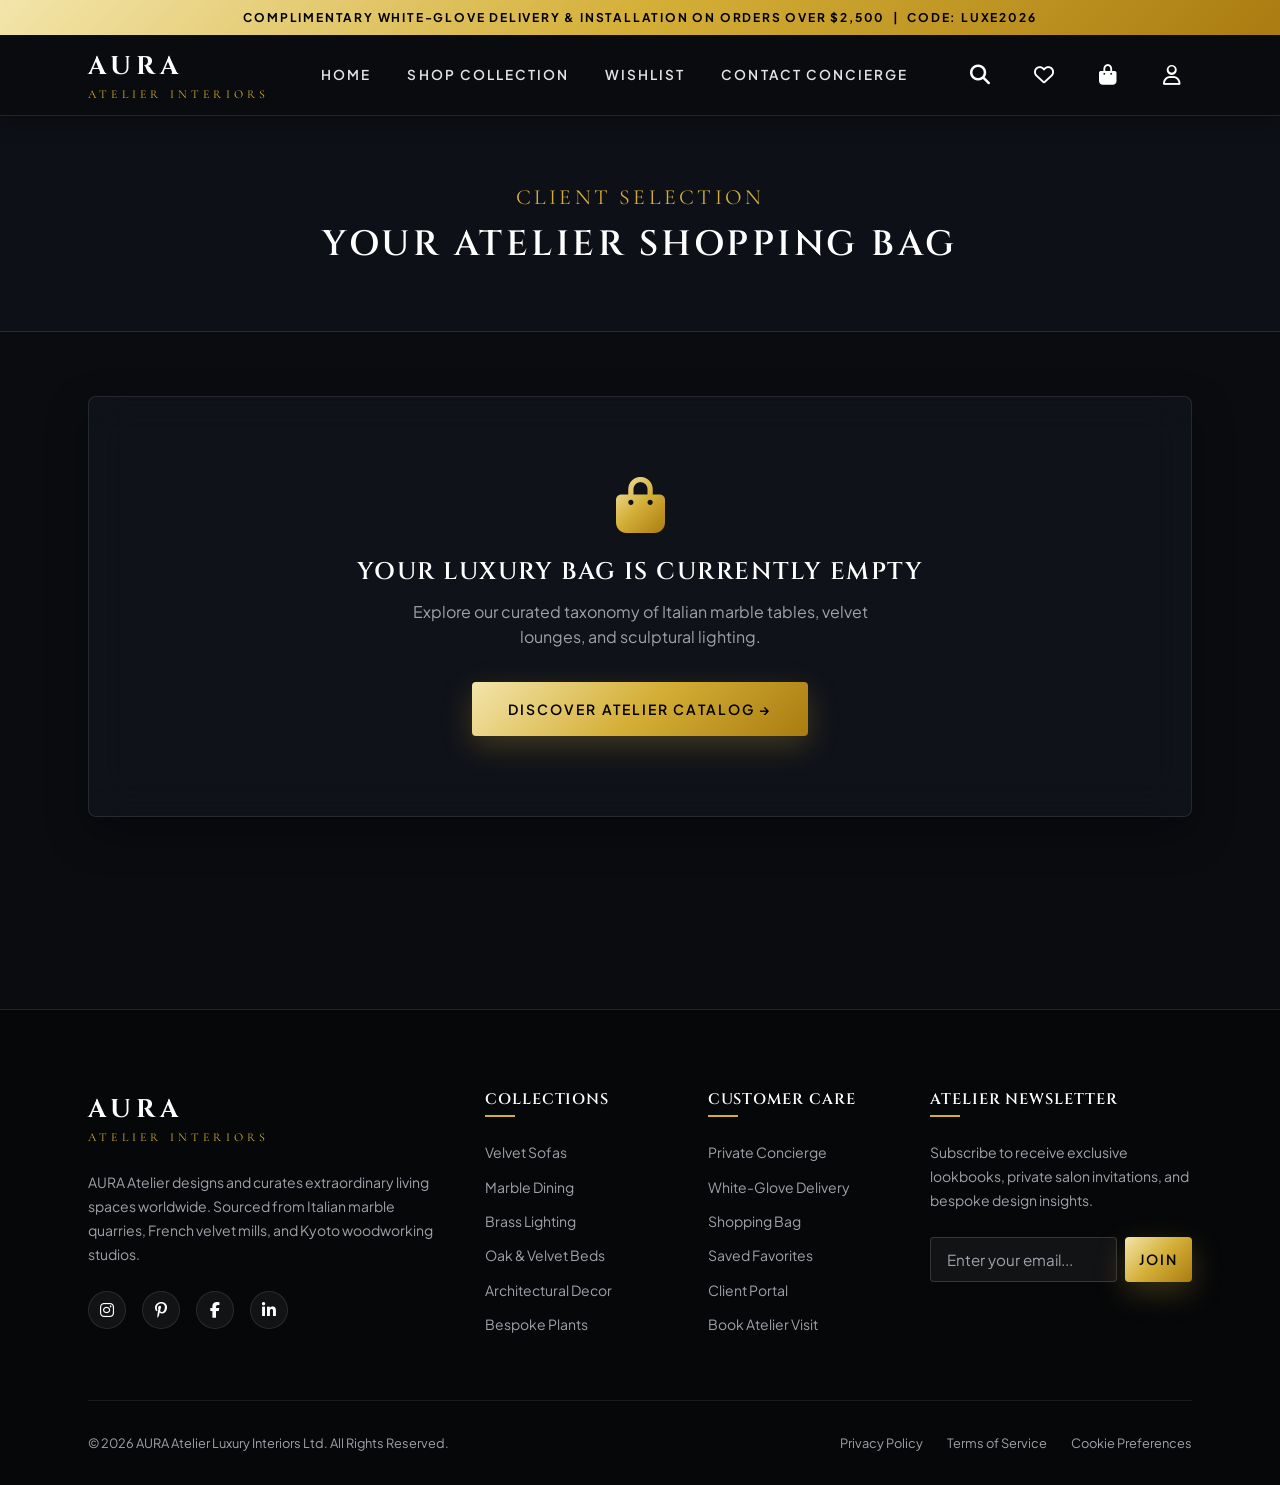
<file: cart.html>
<!DOCTYPE html>
<html lang="en">
<head>
  <meta charset="UTF-8">
  <meta name="viewport" content="width=device-width, initial-scale=1.0">
  <title>Shopping Cart | AURA Atelier</title>
  <meta name="description" content="Review your selected luxury furniture, lighting, and interior design items in your AURA Atelier shopping bag.">

  <!-- CSS Stylesheets -->
  <link rel="stylesheet" href="css/main.css">
  <link rel="stylesheet" href="css/glassmorphism.css">
  <link rel="stylesheet" href="css/components.css">
  <link rel="stylesheet" href="css/responsive.css">
  <link rel="stylesheet" href="https://cdnjs.cloudflare.com/ajax/libs/font-awesome/6.4.0/css/all.min.css">
</head>
<body>

  <!-- Shared Header -->
  <header id="site-header"></header>

  <!-- Page Banner -->
  <section style="background: #0E1017; padding: 4rem 0; text-align: center; border-bottom: 1px solid var(--border-dark);">
    <div class="container">
      <span class="section-subtitle">CLIENT SELECTION</span>
      <h1 style="font-size: 2.2rem; color: #FFF; letter-spacing: 0.1em; margin-top: 0.5rem;">YOUR ATELIER SHOPPING BAG</h1>
    </div>
  </section>

  <!-- Cart Workspace -->
  <section style="padding: 4rem 0 7rem 0;">
    <div class="container" id="cart-workspace">
      <div class="cart-workspace-grid" style="display: grid; grid-template-columns: 1fr 380px; gap: 3rem; align-items: start;">
        
        <!-- Cart Items Column -->
        <div>
          <h3 style="font-family: var(--font-heading); color: #FFF; font-size: 1.2rem; margin-bottom: 1.5rem;"><i class="fas fa-bag-shopping text-gold"></i> SELECTED ITEMS</h3>
          <div id="cart-items-container">
            <!-- Dynamic Cart Items -->
          </div>

          <!-- Coupon & Shipping Estimator Row -->
          <div class="cart-coupon-shipping grid grid-cols-2" style="gap: 1.5rem; margin-top: 2rem;">
            <div class="glass-panel-dark" style="padding: 1.5rem;">
              <h4 style="color: var(--gold-primary); font-size: 0.85rem; margin-bottom: 0.75rem;">VIP PROMO CODE</h4>
              <div style="display: flex; gap: 0.5rem;">
                <input type="text" id="coupon-input" class="glass-input" placeholder="e.g. LUXE20" style="padding: 0.75rem;">
                <button id="apply-coupon-btn" class="btn btn-gold" style="padding: 0.75rem 1.25rem;">Apply</button>
              </div>
              <span style="display: block; font-size: 0.75rem; color: var(--text-light-muted); margin-top: 0.5rem;">Try promo code <strong style="color: var(--gold-primary);">LUXE20</strong> for 20% off.</span>
            </div>

            <div class="glass-panel-dark" style="padding: 1.5rem;">
              <h4 style="color: var(--gold-primary); font-size: 0.85rem; margin-bottom: 0.75rem;">SHIPPING METHOD</h4>
              <select id="shipping-method-select" class="glass-input" style="padding: 0.75rem;">
                <option value="0" style="background: #12141D;">White-Glove Standard Delivery (Complimentary > $2,500)</option>
                <option value="350" style="background: #12141D;">VIP Express Climate-Controlled Air Freight (+$350)</option>
              </select>
            </div>
          </div>
        </div>

        <!-- Order Summary Card -->
        <div class="glass-card-gold cart-summary-card" style="padding: 2.25rem;">
          <h3 style="font-family: var(--font-heading); color: #FFF; font-size: 1.25rem; margin-bottom: 1.5rem; padding-bottom: 1rem; border-bottom: 1px solid rgba(255,255,255,0.1);">ORDER SUMMARY</h3>
          
          <div style="display: flex; flex-direction: column; gap: 1rem; margin-bottom: 2rem;">
            <div style="display: flex; justify-content: space-between; color: var(--text-light-secondary); font-size: 0.9rem;">
              <span>Subtotal:</span>
              <span id="summary-subtotal" style="font-weight: 600; color: #FFF;">$0</span>
            </div>
            <div style="display: flex; justify-content: space-between; color: var(--gold-primary); font-size: 0.9rem;">
              <span>Coupon Discount:</span>
              <span id="summary-discount" style="font-weight: 600;">-$0</span>
            </div>
            <div style="display: flex; justify-content: space-between; color: var(--text-light-secondary); font-size: 0.9rem;">
              <span>Estimated Shipping:</span>
              <span id="summary-shipping" style="font-weight: 600; color: #FFF;">COMPLIMENTARY</span>
            </div>
            <div style="display: flex; justify-content: space-between; color: var(--text-light-secondary); font-size: 0.9rem;">
              <span>Estimated Tax (8%):</span>
              <span id="summary-tax" style="font-weight: 600; color: #FFF;">$0</span>
            </div>
            <div style="display: flex; justify-content: space-between; padding-top: 1rem; border-top: 1px solid var(--border-gold); font-size: 1.25rem; font-weight: 800; color: #FFF;">
              <span>Total Amount:</span>
              <span id="summary-total" style="color: var(--gold-primary);">$0</span>
            </div>
          </div>

          <a href="checkout.html" class="btn btn-gold" style="width: 100%; text-align: center; padding: 1.1rem;">Proceed To Checkout &rarr;</a>

          <div style="margin-top: 1.5rem; text-align: center; font-size: 0.75rem; color: var(--text-light-muted);">
            <i class="fas fa-shield-halved text-gold"></i> 256-Bit Encrypted Secure Atelier Checkout
          </div>
        </div>

      </div>
    </div>
  </section>

  <!-- Shared Footer -->
  <footer id="site-footer"></footer>

  <!-- Scripts -->
  <script type="module" src="js/store.js"></script>
  <script type="module" src="js/products-data.js"></script>
  <script type="module" src="js/main.js"></script>
  <script type="module" src="js/checkout.js"></script>
</body>
</html>
</file>
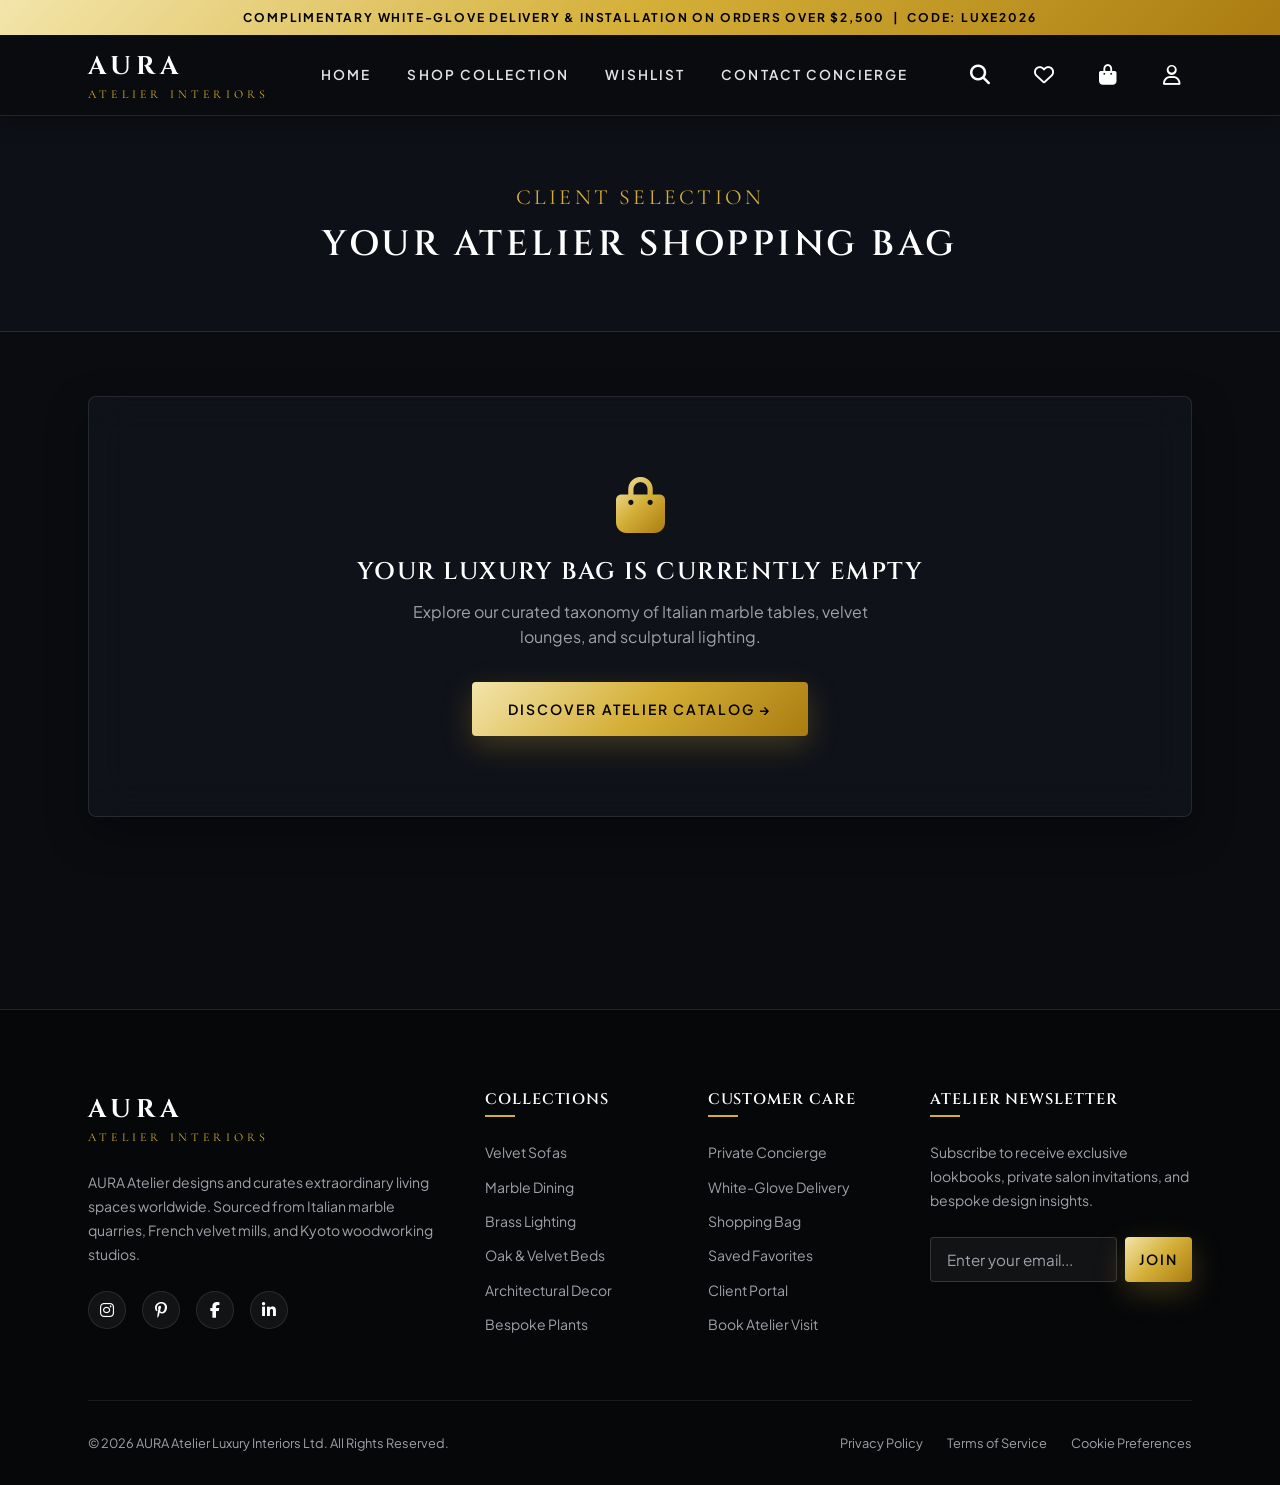
<file: checkout.html>
<!DOCTYPE html>
<html lang="en">
<head>
  <meta charset="UTF-8">
  <meta name="viewport" content="width=device-width, initial-scale=1.0">
  <title>Checkout | AURA Atelier</title>
  <meta name="description" content="Complete your purchase securely at AURA Atelier luxury interior design online store.">

  <!-- CSS Stylesheets -->
  <link rel="stylesheet" href="css/main.css">
  <link rel="stylesheet" href="css/glassmorphism.css">
  <link rel="stylesheet" href="css/components.css">
  <link rel="stylesheet" href="css/responsive.css">
  <link rel="stylesheet" href="https://cdnjs.cloudflare.com/ajax/libs/font-awesome/6.4.0/css/all.min.css">
</head>
<body>

  <!-- Shared Header -->
  <header id="site-header"></header>

  <!-- Checkout Workspace -->
  <section style="padding: 4rem 0 7rem 0;">
    <div class="container" id="checkout-workspace">
      
      <!-- Checkout Step Bar -->
      <div class="checkout-step-bar" style="display: flex; justify-content: center; gap: 3rem; margin-bottom: 3.5rem; text-align: center;">
        <div style="display: flex; align-items: center; gap: 0.75rem;">
          <span style="width: 32px; height: 32px; border-radius: 50%; background: var(--gold-primary); color: #000; font-weight: 800; display: inline-flex; align-items: center; justify-content: center;">1</span>
          <span style="color: #FFF; font-weight: 600; font-size: 0.9rem;">Shipping & Address</span>
        </div>
        <div class="checkout-step-divider" style="width: 60px; height: 2px; background: var(--border-gold); align-self: center;"></div>
        <div style="display: flex; align-items: center; gap: 0.75rem;">
          <span style="width: 32px; height: 32px; border-radius: 50%; background: var(--gold-primary); color: #000; font-weight: 800; display: inline-flex; align-items: center; justify-content: center;">2</span>
          <span style="color: #FFF; font-weight: 600; font-size: 0.9rem;">Payment & Review</span>
        </div>
      </div>

      <form id="checkout-form">
        <div class="checkout-grid" style="display: grid; grid-template-columns: 1fr 420px; gap: 3.5rem; align-items: start;">
          
          <!-- Billing & Payment Column -->
          <div>
            <!-- Shipping Address -->
            <div class="glass-panel-dark" style="padding: 2.5rem; margin-bottom: 2.5rem;">
              <h3 style="font-family: var(--font-heading); color: #FFF; font-size: 1.25rem; margin-bottom: 1.5rem;"><i class="fas fa-location-dot text-gold"></i> SHIPPING ADDRESS</h3>
              
              <div class="checkout-address-grid-2 grid grid-cols-2" style="gap: 1.25rem; margin-bottom: 1.25rem;">
                <div>
                  <label style="display: block; font-size: 0.75rem; color: var(--gold-primary); text-transform: uppercase; margin-bottom: 0.35rem;">First Name *</label>
                  <input type="text" required class="glass-input" placeholder="Victoria">
                </div>
                <div>
                  <label style="display: block; font-size: 0.75rem; color: var(--gold-primary); text-transform: uppercase; margin-bottom: 0.35rem;">Last Name *</label>
                  <input type="text" required class="glass-input" placeholder="Sterling">
                </div>
              </div>

              <div class="checkout-address-grid-2 grid grid-cols-2" style="gap: 1.25rem; margin-bottom: 1.25rem;">
                <div>
                  <label style="display: block; font-size: 0.75rem; color: var(--gold-primary); text-transform: uppercase; margin-bottom: 0.35rem;">Email Address *</label>
                  <input type="email" required class="glass-input" placeholder="v.sterling@residence.com">
                </div>
                <div>
                  <label style="display: block; font-size: 0.75rem; color: var(--gold-primary); text-transform: uppercase; margin-bottom: 0.35rem;">Concierge Phone *</label>
                  <input type="tel" required class="glass-input" placeholder="+1 (555) 019-2834">
                </div>
              </div>

              <div style="margin-bottom: 1.25rem;">
                <label style="display: block; font-size: 0.75rem; color: var(--gold-primary); text-transform: uppercase; margin-bottom: 0.35rem;">Residence Street Address *</label>
                <input type="text" required class="glass-input" placeholder="740 Park Avenue, Apt 14B">
              </div>

              <div class="checkout-address-grid-3 grid grid-cols-3" style="gap: 1.25rem;">
                <div>
                  <label style="display: block; font-size: 0.75rem; color: var(--gold-primary); text-transform: uppercase; margin-bottom: 0.35rem;">City *</label>
                  <input type="text" required class="glass-input" placeholder="New York">
                </div>
                <div>
                  <label style="display: block; font-size: 0.75rem; color: var(--gold-primary); text-transform: uppercase; margin-bottom: 0.35rem;">State / Region *</label>
                  <input type="text" required class="glass-input" placeholder="NY">
                </div>
                <div>
                  <label style="display: block; font-size: 0.75rem; color: var(--gold-primary); text-transform: uppercase; margin-bottom: 0.35rem;">Postal Code *</label>
                  <input type="text" required class="glass-input" placeholder="10021">
                </div>
              </div>
            </div>

            <!-- Payment Options & Virtual Card Preview -->
            <div class="glass-panel-dark" style="padding: 2.5rem;">
              <h3 style="font-family: var(--font-heading); color: #FFF; font-size: 1.25rem; margin-bottom: 1.5rem;"><i class="fas fa-credit-card text-gold"></i> PAYMENT METHOD</h3>
              
              <div class="payment-tabs-row" style="display: flex; gap: 1rem; margin-bottom: 2rem;">
                <button type="button" class="btn btn-gold payment-tab-btn" data-payment="card">Credit / Debit Card</button>
                <button type="button" class="btn btn-glass payment-tab-btn" data-payment="apple">Apple Pay / Google Pay</button>
                <button type="button" class="btn btn-glass payment-tab-btn" data-payment="wire">Concierge Wire Transfer</button>
              </div>

              <!-- Credit Card Panel -->
              <div id="payment-card" class="payment-panel">
                
                <!-- Live Virtual Credit Card Preview -->
                <div style="background: linear-gradient(135deg, #1f2233 0%, #0d0e14 100%); border: 1px solid var(--gold-primary); border-radius: 14px; padding: 2rem; margin-bottom: 2rem; position: relative; box-shadow: var(--shadow-gold);">
                  <div style="display: flex; justify-content: space-between; align-items: center; margin-bottom: 2.5rem;">
                    <span style="font-family: var(--font-heading); font-size: 1.1rem; color: var(--gold-primary); letter-spacing: 0.15em;">AURA BLACK CARD</span>
                    <i class="fab fa-cc-visa" style="font-size: 2rem; color: #FFF;"></i>
                  </div>
                  <div id="card-preview-number" style="font-family: monospace; font-size: 1.35rem; letter-spacing: 0.2em; color: #FFF; margin-bottom: 1.5rem;">
                    •••• •••• •••• ••••
                  </div>
                  <div style="display: flex; justify-content: space-between; text-transform: uppercase;">
                    <div>
                      <span style="display: block; font-size: 0.6rem; color: var(--gold-primary);">CARDHOLDER</span>
                      <span id="card-preview-name" style="font-size: 0.85rem; color: #FFF; font-weight: 600;">CLIENT NAME</span>
                    </div>
                    <div>
                      <span style="display: block; font-size: 0.6rem; color: var(--gold-primary);">EXPIRES</span>
                      <span id="card-preview-exp" style="font-size: 0.85rem; color: #FFF; font-weight: 600;">MM/YY</span>
                    </div>
                  </div>
                </div>

                <!-- Card Form Inputs -->
                <div style="margin-bottom: 1.25rem;">
                  <label style="display: block; font-size: 0.75rem; color: var(--gold-primary); text-transform: uppercase; margin-bottom: 0.35rem;">Card Number *</label>
                  <input type="text" id="card-number-input" required class="glass-input" placeholder="4111 2222 3333 4444" maxlength="19">
                </div>

                <div class="card-exp-row grid grid-cols-2" style="gap: 1.25rem;">
                  <div>
                    <label style="display: block; font-size: 0.75rem; color: var(--gold-primary); text-transform: uppercase; margin-bottom: 0.35rem;">Name on Card *</label>
                    <input type="text" id="card-name-input" required class="glass-input" placeholder="Victoria Sterling">
                  </div>
                  <div>
                    <label style="display: block; font-size: 0.75rem; color: var(--gold-primary); text-transform: uppercase; margin-bottom: 0.35rem;">Expiry Date & CVV *</label>
                    <div style="display: flex; gap: 0.5rem;">
                      <input type="text" id="card-exp-input" required class="glass-input" placeholder="12/28" maxlength="5">
                      <input type="text" required class="glass-input" placeholder="888" maxlength="4" style="width: 75px;">
                    </div>
                  </div>
                </div>

              </div>

              <!-- Digital Pay Panel -->
              <div id="payment-apple" class="payment-panel" style="display: none; text-align: center; padding: 2rem 0;">
                <i class="fab fa-apple-pay text-gold" style="font-size: 4rem; margin-bottom: 1rem;"></i>
                <p style="color: var(--text-light-secondary); font-size: 0.9rem;">Touch ID or Face ID validation will be triggered upon clicking Place Order.</p>
              </div>

              <!-- Wire Transfer Panel -->
              <div id="payment-wire" class="payment-panel" style="display: none; padding: 1.5rem; background: rgba(255,255,255,0.03); border-radius: 6px; border: 1px solid var(--border-gold);">
                <h4 style="color: var(--gold-primary); font-size: 0.9rem; margin-bottom: 0.5rem;">ATELIER PRIVATE BANKING</h4>
                <p style="color: var(--text-light-secondary); font-size: 0.85rem; line-height: 1.6;">Proforma invoice and Swift IBAN details will be provided by your assigned concierge immediately upon submission.</p>
              </div>

            </div>
          </div>

          <!-- Checkout Order Summary Column -->
          <div class="glass-card-gold checkout-summary-col" style="padding: 2.25rem; position: sticky; top: 110px;">
            <h3 style="font-family: var(--font-heading); color: #FFF; font-size: 1.25rem; margin-bottom: 1.5rem; padding-bottom: 1rem; border-bottom: 1px solid rgba(255,255,255,0.1);">ORDER PREVIEW</h3>
            
            <div id="checkout-items-list" style="max-height: 300px; overflow-y: auto; margin-bottom: 1.5rem;">
              <!-- Dynamic item list -->
            </div>

            <div style="display: flex; justify-content: space-between; padding-top: 1rem; border-top: 1px solid var(--border-gold); font-size: 1.3rem; font-weight: 800; color: #FFF; margin-bottom: 2rem;">
              <span>Grand Total:</span>
              <span id="checkout-grand-total" style="color: var(--gold-primary);">$0</span>
            </div>

            <button type="submit" class="btn btn-gold" style="width: 100%; padding: 1.25rem; font-size: 0.9rem; letter-spacing: 0.15em;">
              Place Luxury Order &rarr;
            </button>
          </div>

        </div>
      </form>
    </div>
  </section>

  <!-- Shared Footer -->
  <footer id="site-footer"></footer>

  <!-- Scripts -->
  <script type="module" src="js/store.js"></script>
  <script type="module" src="js/products-data.js"></script>
  <script type="module" src="js/main.js"></script>
  <script type="module" src="js/checkout.js"></script>
</body>
</html>
</file>
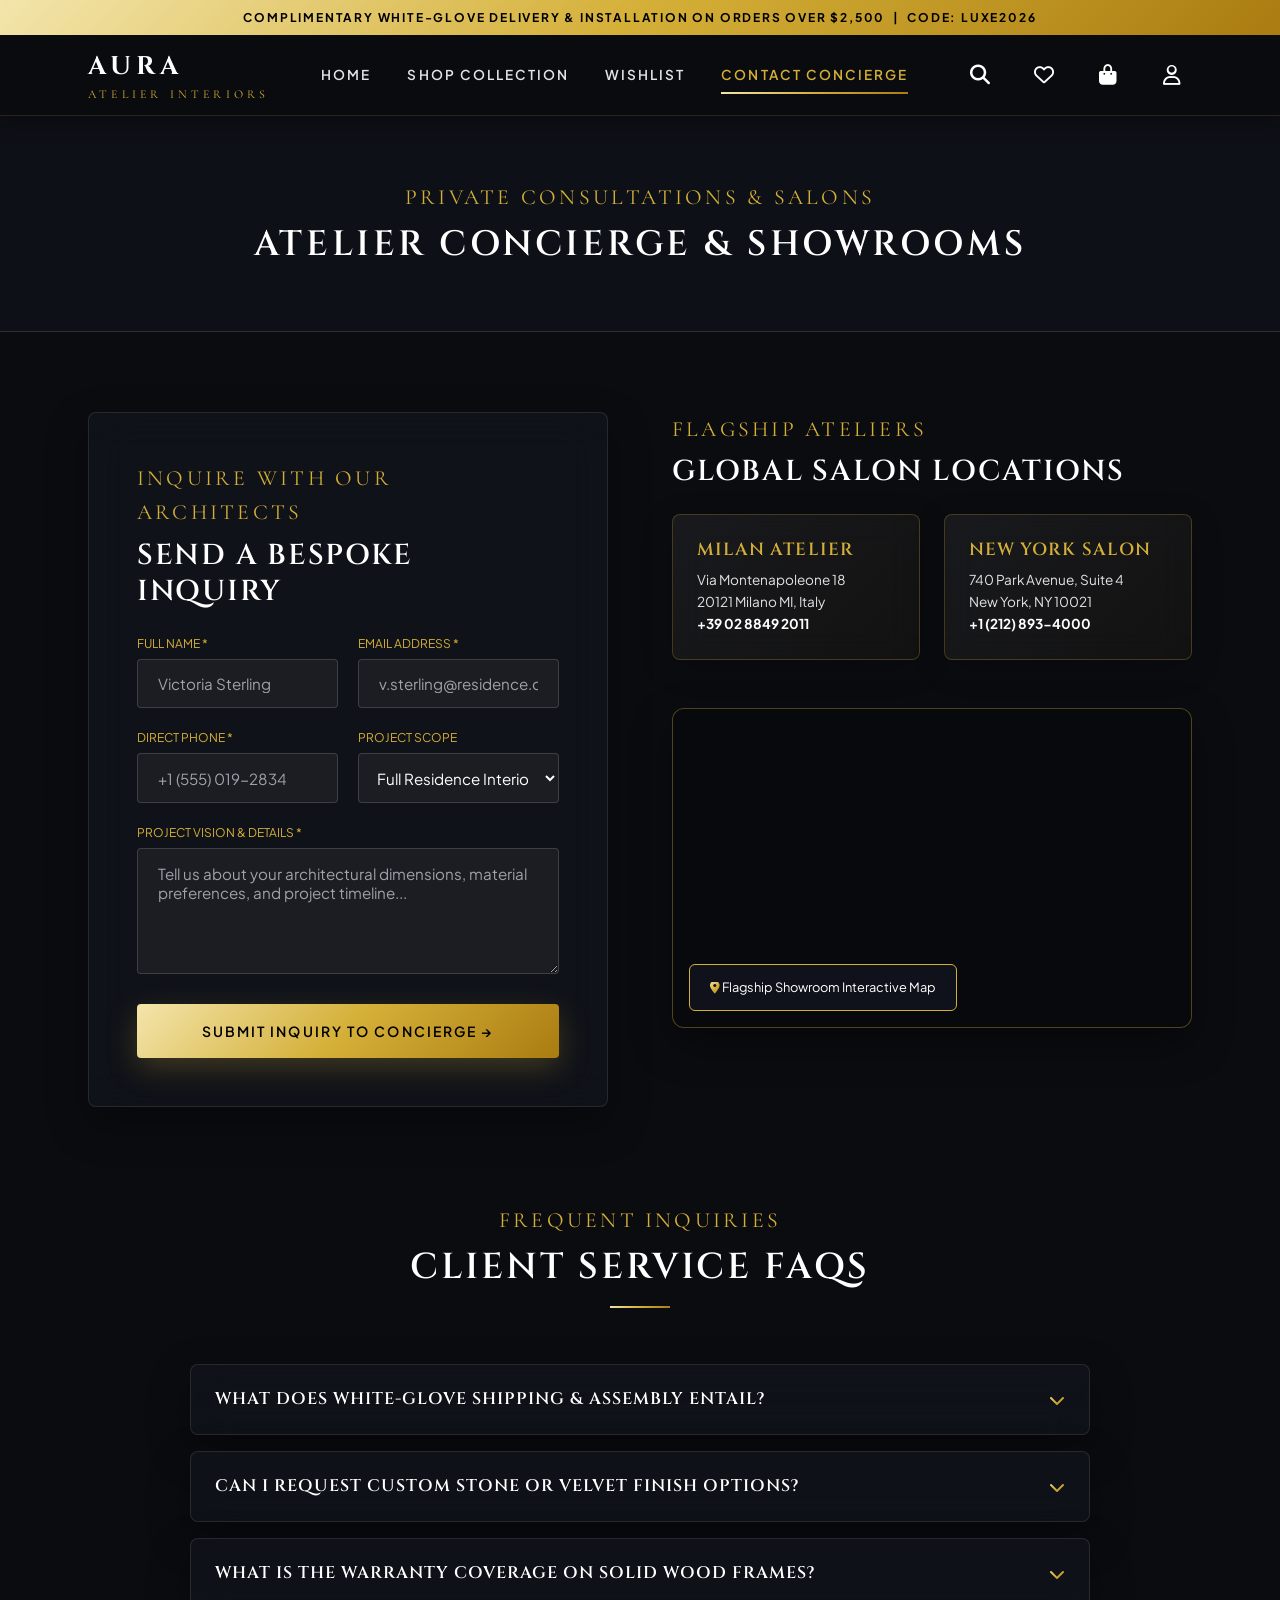
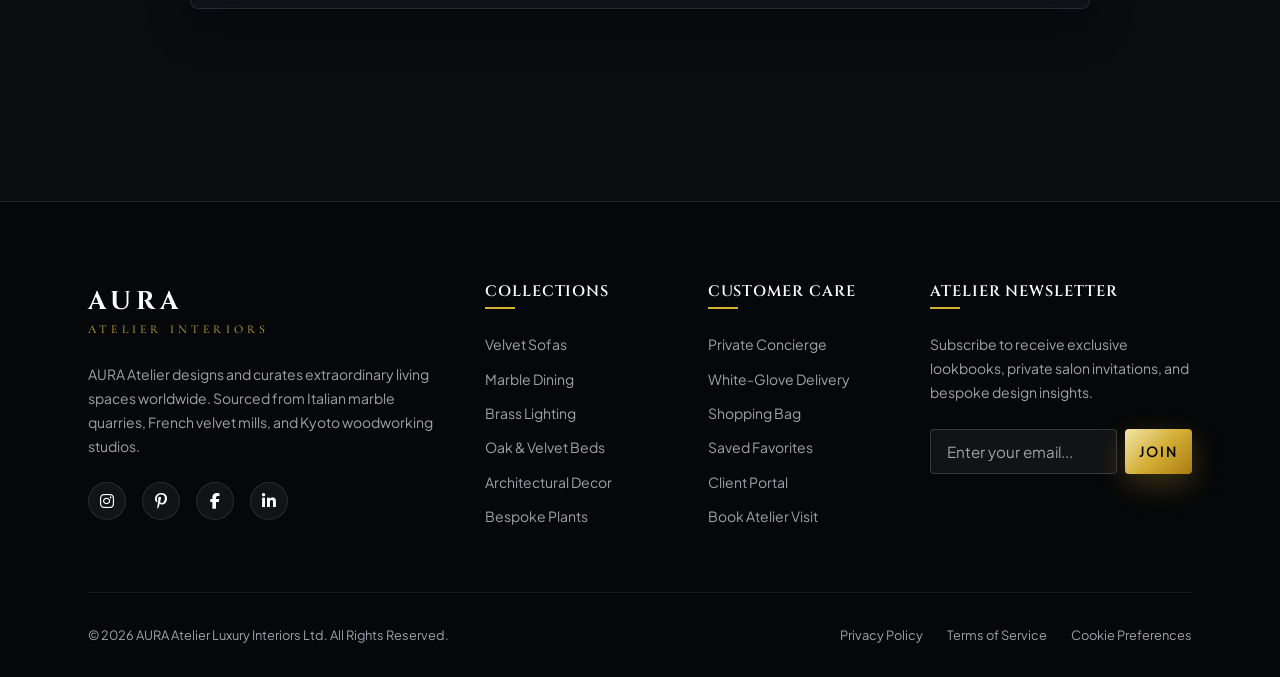
<file: contact.html>
<!DOCTYPE html>
<html lang="en">
<head>
  <meta charset="UTF-8">
  <meta name="viewport" content="width=device-width, initial-scale=1.0">
  <title>Concierge & Showrooms | AURA Atelier</title>
  <meta name="description" content="Get in touch with AURA Atelier interior design concierge or visit our flagship salons in Milan, New York, and Paris.">

  <!-- CSS Stylesheets -->
  <link rel="stylesheet" href="css/main.css">
  <link rel="stylesheet" href="css/glassmorphism.css">
  <link rel="stylesheet" href="css/components.css">
  <link rel="stylesheet" href="css/responsive.css">
  <link rel="stylesheet" href="https://cdnjs.cloudflare.com/ajax/libs/font-awesome/6.4.0/css/all.min.css">
</head>
<body>

  <!-- Shared Header -->
  <header id="site-header"></header>

  <!-- Banner -->
  <section style="background: #0E1017; padding: 4rem 0; text-align: center; border-bottom: 1px solid var(--border-dark);">
    <div class="container">
      <span class="section-subtitle">PRIVATE CONSULTATIONS & SALONS</span>
      <h1 style="font-size: 2.2rem; color: #FFF; letter-spacing: 0.1em; margin-top: 0.5rem;">ATELIER CONCIERGE & SHOWROOMS</h1>
    </div>
  </section>

  <!-- Contact Workspace -->
  <section style="padding: 5rem 0 7rem 0;">
    <div class="container">
      <div class="grid grid-cols-2 contact-layout-grid" style="gap: 4rem; align-items: start;">
        
        <!-- Concierge Form -->
        <div class="glass-panel-dark contact-form-inner" style="padding: 3rem;">
          <span class="section-subtitle">INQUIRE WITH OUR ARCHITECTS</span>
          <h2 style="font-family: var(--font-heading); color: #FFF; font-size: 1.8rem; margin: 0.5rem 0 1.5rem 0;">SEND A BESPOKE INQUIRY</h2>
          
          <form id="contact-concierge-form">
            <div class="contact-form-grid-2 grid grid-cols-2" style="gap: 1.25rem; margin-bottom: 1.25rem;">
              <div>
                <label style="display: block; font-size: 0.75rem; color: var(--gold-primary); text-transform: uppercase; margin-bottom: 0.35rem;">Full Name *</label>
                <input type="text" required class="glass-input" placeholder="Victoria Sterling">
              </div>
              <div>
                <label style="display: block; font-size: 0.75rem; color: var(--gold-primary); text-transform: uppercase; margin-bottom: 0.35rem;">Email Address *</label>
                <input type="email" required class="glass-input" placeholder="v.sterling@residence.com">
              </div>
            </div>

            <div class="contact-form-grid-2 grid grid-cols-2" style="gap: 1.25rem; margin-bottom: 1.25rem;">
              <div>
                <label style="display: block; font-size: 0.75rem; color: var(--gold-primary); text-transform: uppercase; margin-bottom: 0.35rem;">Direct Phone *</label>
                <input type="tel" required class="glass-input" placeholder="+1 (555) 019-2834">
              </div>
              <div>
                <label style="display: block; font-size: 0.75rem; color: var(--gold-primary); text-transform: uppercase; margin-bottom: 0.35rem;">Project Scope</label>
                <select class="glass-input" style="padding: 0.85rem;">
                  <option style="background: #12141D;">Full Residence Interior Design</option>
                  <option style="background: #12141D;">Penthouse Dining & Living Salon</option>
                  <option style="background: #12141D;">Bespoke Furniture Customization</option>
                  <option style="background: #12141D;">Commercial / Yacht / Private Jet</option>
                </select>
              </div>
            </div>

            <div style="margin-bottom: 1.5rem;">
              <label style="display: block; font-size: 0.75rem; color: var(--gold-primary); text-transform: uppercase; margin-bottom: 0.35rem;">Project Vision & Details *</label>
              <textarea required class="glass-input" rows="5" placeholder="Tell us about your architectural dimensions, material preferences, and project timeline..."></textarea>
            </div>

            <button type="submit" class="btn btn-gold" style="width: 100%; padding: 1.1rem;">Submit Inquiry To Concierge &rarr;</button>
          </form>
        </div>

        <!-- Showrooms & Contact Info -->
        <div>
          <div style="margin-bottom: 3rem;">
            <span class="section-subtitle">FLAGSHIP ATELIERS</span>
            <h2 style="font-family: var(--font-heading); color: #FFF; font-size: 1.8rem; margin: 0.5rem 0 1.5rem 0;">GLOBAL SALON LOCATIONS</h2>
            
            <div class="grid grid-cols-2 showroom-grid" style="gap: 1.5rem;">
              <div class="glass-card-gold" style="padding: 1.5rem;">
                <h4 style="color: var(--gold-primary); font-family: var(--font-heading); font-size: 1.1rem; margin-bottom: 0.5rem;">MILAN ATELIER</h4>
                <p style="color: var(--text-light-secondary); font-size: 0.85rem; line-height: 1.6;">
                  Via Montenapoleone 18<br>
                  20121 Milano MI, Italy<br>
                  <strong style="color: #FFF;">+39 02 8849 2011</strong>
                </p>
              </div>

              <div class="glass-card-gold" style="padding: 1.5rem;">
                <h4 style="color: var(--gold-primary); font-family: var(--font-heading); font-size: 1.1rem; margin-bottom: 0.5rem;">NEW YORK SALON</h4>
                <p style="color: var(--text-light-secondary); font-size: 0.85rem; line-height: 1.6;">
                  740 Park Avenue, Suite 4<br>
                  New York, NY 10021<br>
                  <strong style="color: #FFF;">+1 (212) 893-4000</strong>
                </p>
              </div>
            </div>
          </div>

          <!-- Stylized Dark Google Map Placeholder -->
          <div class="contact-map-frame" style="position: relative; height: 320px; border-radius: 12px; overflow: hidden; border: 1px solid var(--border-gold); background: #08090C; display: flex; align-items: center; justify-content: center; box-shadow: var(--shadow-lg);">
            <iframe src="https://www.google.com/maps/embed?pb=!1m18!1m12!1m3!1d193595.15830869428!2d-74.119763973046!3d40.69767014178402!2m3!1f0!2f0!3f0!3m2!1i1024!2i768!4f13.1!3m3!1m2!1s0x89c24fa5d33f083b%3A0xc80b8f06e177fe62!2sNew%20York%2C%20NY!5e0!3m2!1sen!2sus!4v1680000000000!5m2!1sen!2sus" width="100%" height="100%" style="border:0; filter: grayscale(100%) invert(92%) contrast(83%);" allowfullscreen="" loading="lazy"></iframe>
            <div style="position: absolute; bottom: 1rem; left: 1rem; background: rgba(18,20,29,0.9); padding: 0.75rem 1.25rem; border-radius: 6px; border: 1px solid var(--gold-primary); color: #FFF; font-size: 0.8rem;">
              <i class="fas fa-location-dot text-gold"></i> Flagship Showroom Interactive Map
            </div>
          </div>

        </div>

      </div>

      <!-- FAQ Accordion Section -->
      <div id="faqs" style="margin-top: 6rem;">
        <div class="section-title-wrapper">
          <span class="section-subtitle">FREQUENT INQUIRIES</span>
          <h2 class="section-title">CLIENT SERVICE FAQS</h2>
        </div>

        <div style="max-width: 900px; margin: 0 auto; display: flex; flex-direction: column; gap: 1rem;">
          <div class="glass-panel-dark faq-item" style="padding: 1.5rem; cursor: pointer;">
            <div style="display: flex; justify-content: space-between; align-items: center;">
              <h4 style="color: #FFF; font-size: 1.05rem; font-family: var(--font-heading);">What does White-Glove Shipping & Assembly entail?</h4>
              <i class="fas fa-chevron-down text-gold faq-icon"></i>
            </div>
            <div class="faq-answer" style="display: none; margin-top: 1rem; color: var(--text-light-secondary); font-size: 0.9rem; line-height: 1.6; border-top: 1px solid rgba(255,255,255,0.08); padding-top: 1rem;">
              Our dedicated white-glove transport team safely carries your luxury furniture into your room of choice, unpacks each marble slab or sofa, performs complete assembly, and removes all protective packaging.
            </div>
          </div>

          <div class="glass-panel-dark faq-item" style="padding: 1.5rem; cursor: pointer;">
            <div style="display: flex; justify-content: space-between; align-items: center;">
              <h4 style="color: #FFF; font-size: 1.05rem; font-family: var(--font-heading);">Can I request custom stone or velvet finish options?</h4>
              <i class="fas fa-chevron-down text-gold faq-icon"></i>
            </div>
            <div class="faq-answer" style="display: none; margin-top: 1rem; color: var(--text-light-secondary); font-size: 0.9rem; line-height: 1.6; border-top: 1px solid rgba(255,255,255,0.08); padding-top: 1rem;">
              Yes, AURA Atelier offers bespoke customization. We can source specific Nero Marquina or Calacatta marble slabs and custom dye velvet and raw silk drapery to complement your architectural swatches.
            </div>
          </div>

          <div class="glass-panel-dark faq-item" style="padding: 1.5rem; cursor: pointer;">
            <div style="display: flex; justify-content: space-between; align-items: center;">
              <h4 style="color: #FFF; font-size: 1.05rem; font-family: var(--font-heading);">What is the warranty coverage on solid wood frames?</h4>
              <i class="fas fa-chevron-down text-gold faq-icon"></i>
            </div>
            <div class="faq-answer" style="display: none; margin-top: 1rem; color: var(--text-light-secondary); font-size: 0.9rem; line-height: 1.6; border-top: 1px solid rgba(255,255,255,0.08); padding-top: 1rem;">
              All solid American Walnut and Japanese Oak structural frames carry a 10-Year Lifetime Structural Guarantee against joint failure or warping.
            </div>
          </div>
        </div>

      </div>

    </div>
  </section>

  <!-- Shared Footer -->
  <footer id="site-footer"></footer>

  <!-- Scripts -->
  <script type="module" src="js/store.js"></script>
  <script type="module" src="js/products-data.js"></script>
  <script type="module" src="js/main.js"></script>
  <script type="module">
    import { showToast } from './js/main.js';

    document.getElementById('contact-concierge-form').onsubmit = (e) => {
      e.preventDefault();
      showToast('Thank you! Our private concierge will contact you within 24 hours.');
      e.target.reset();
    };

    // Accordion toggle
    document.querySelectorAll('.faq-item').forEach(item => {
      item.onclick = () => {
        const answer = item.querySelector('.faq-answer');
        const icon = item.querySelector('.faq-icon');
        if (answer.style.display === 'none' || !answer.style.display) {
          answer.style.display = 'block';
          icon.className = 'fas fa-chevron-up text-gold faq-icon';
        } else {
          answer.style.display = 'none';
          icon.className = 'fas fa-chevron-down text-gold faq-icon';
        }
      };
    });
  </script>
</body>
</html>
</file>
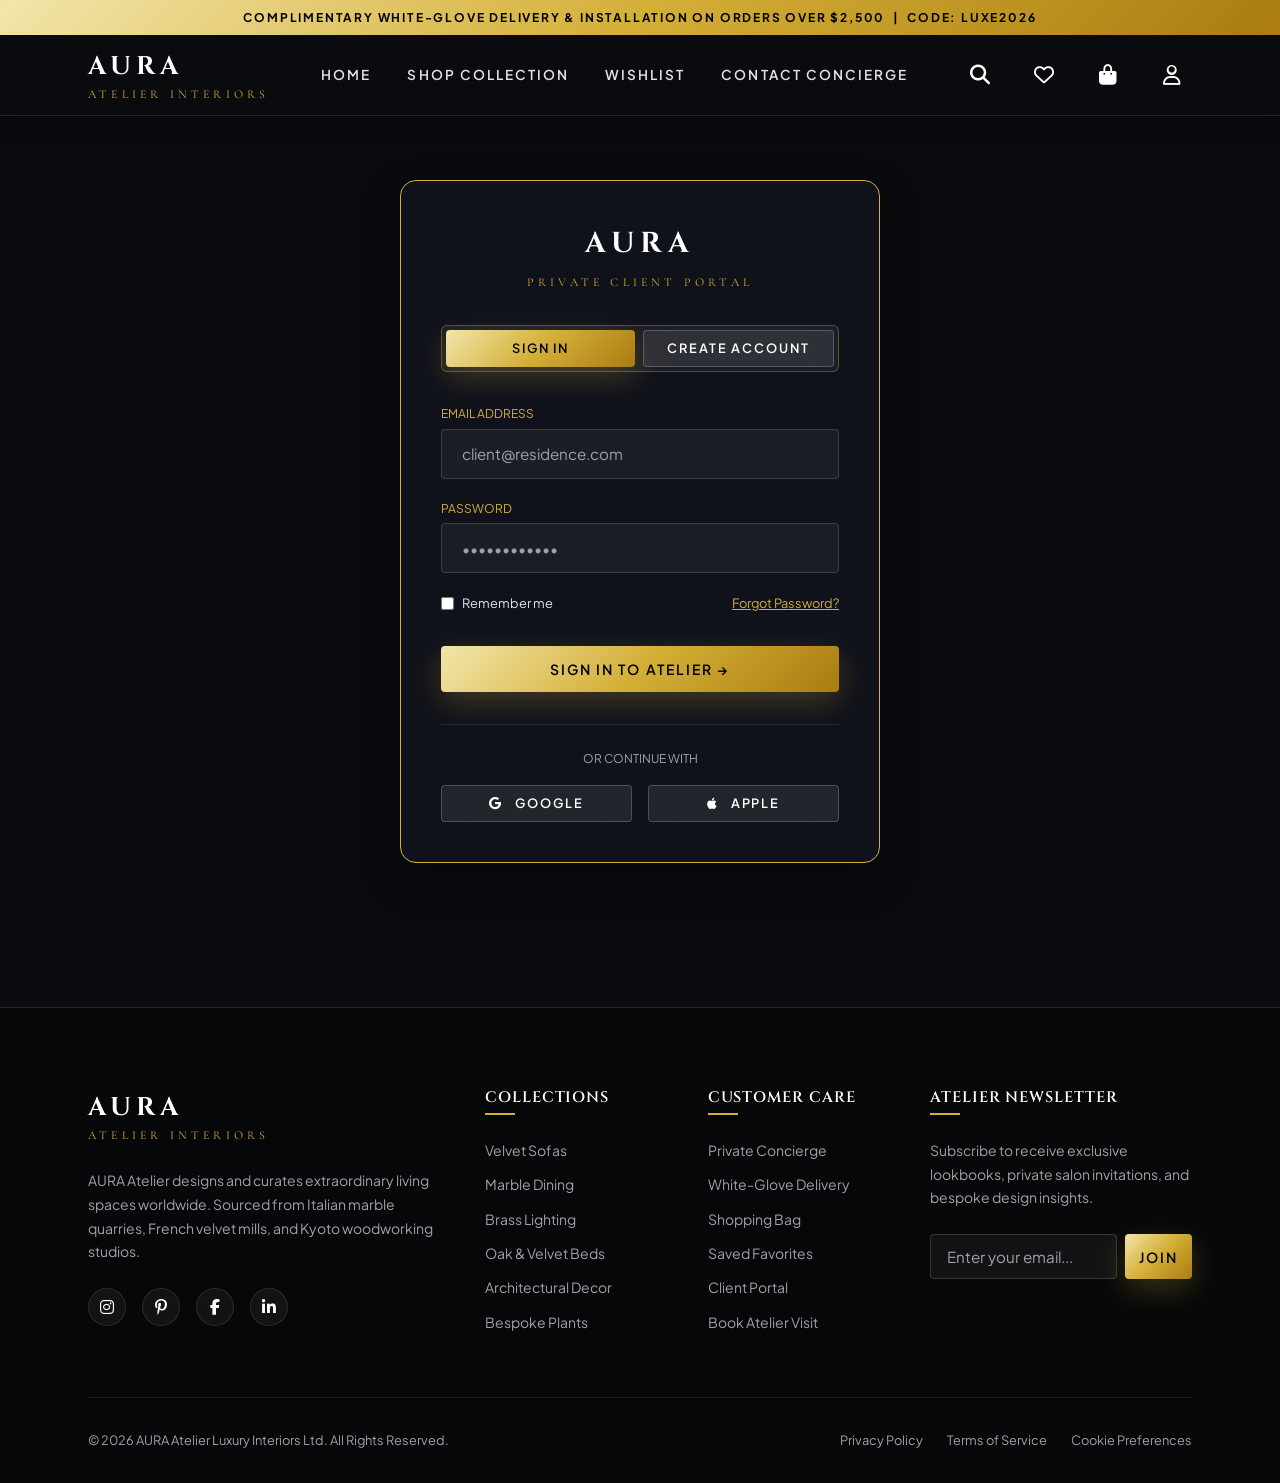
<file: login.html>
<!DOCTYPE html>
<html lang="en">
<head>
  <meta charset="UTF-8">
  <meta name="viewport" content="width=device-width, initial-scale=1.0">
  <title>Client Portal | AURA Atelier</title>
  <meta name="description" content="Sign in or register for an account at AURA Atelier luxury interior portal.">

  <!-- CSS Stylesheets -->
  <link rel="stylesheet" href="css/main.css">
  <link rel="stylesheet" href="css/glassmorphism.css">
  <link rel="stylesheet" href="css/components.css">
  <link rel="stylesheet" href="css/responsive.css">
  <link rel="stylesheet" href="https://cdnjs.cloudflare.com/ajax/libs/font-awesome/6.4.0/css/all.min.css">
</head>
<body>

  <!-- Shared Header -->
  <header id="site-header"></header>

  <!-- Login Workspace -->
  <section style="min-height: 85vh; display: flex; align-items: center; justify-content: center; background: url('https://images.unsplash.com/photo-1600121848594-d8644e57abab?auto=format&fit=crop&w=1800&q=80') center/cover no-repeat; padding: 4rem 1.5rem; position: relative;">
    <div style="position: absolute; inset: 0; background: rgba(11, 12, 16, 0.85); backdrop-filter: blur(10px);"></div>
    
    <div class="glass-modal-content" style="max-width: 480px; width: 100%; position: relative; z-index: 2; border: 1px solid var(--gold-primary); transform: none; box-shadow: var(--shadow-lg);">
      <div style="text-align: center; margin-bottom: 2rem;">
        <span class="logo-main" style="font-size: 1.8rem; display: block;">AURA</span>
        <span class="logo-sub">PRIVATE CLIENT PORTAL</span>
      </div>

      <!-- Tab Switcher -->
      <div style="display: flex; gap: 0.5rem; margin-bottom: 2rem; background: rgba(255,255,255,0.05); padding: 0.25rem; border-radius: 6px; border: 1px solid var(--border-gold);">
        <button id="tab-signin-btn" class="btn btn-gold" style="flex: 1; padding: 0.6rem; font-size: 0.8rem;">Sign In</button>
        <button id="tab-register-btn" class="btn btn-glass" style="flex: 1; padding: 0.6rem; font-size: 0.8rem;">Create Account</button>
      </div>

      <!-- Sign In Form -->
      <form id="signin-form">
        <div style="margin-bottom: 1.25rem;">
          <label style="display: block; font-size: 0.75rem; color: var(--gold-primary); text-transform: uppercase; margin-bottom: 0.35rem;">Email Address</label>
          <input type="email" required class="glass-input" placeholder="client@residence.com">
        </div>

        <div style="margin-bottom: 1.25rem;">
          <label style="display: block; font-size: 0.75rem; color: var(--gold-primary); text-transform: uppercase; margin-bottom: 0.35rem;">Password</label>
          <input type="password" required class="glass-input" placeholder="••••••••••••">
        </div>

        <div style="display: flex; justify-content: space-between; align-items: center; margin-bottom: 2rem; font-size: 0.8rem;">
          <label style="display: flex; align-items: center; gap: 0.5rem; color: var(--text-light-secondary); cursor: pointer;">
            <input type="checkbox" style="accent-color: var(--gold-primary);"> Remember me
          </label>
          <a href="#" id="forgot-password-link" style="color: var(--gold-primary); text-decoration: underline;">Forgot Password?</a>
        </div>

        <button type="submit" class="btn btn-gold" style="width: 100%; padding: 0.9rem;">Sign In To Atelier &rarr;</button>
      </form>

      <!-- Register Form -->
      <form id="register-form" style="display: none;">
        <div style="margin-bottom: 1.25rem;">
          <label style="display: block; font-size: 0.75rem; color: var(--gold-primary); text-transform: uppercase; margin-bottom: 0.35rem;">Full Name</label>
          <input type="text" required class="glass-input" placeholder="Victoria Sterling">
        </div>

        <div style="margin-bottom: 1.25rem;">
          <label style="display: block; font-size: 0.75rem; color: var(--gold-primary); text-transform: uppercase; margin-bottom: 0.35rem;">Email Address</label>
          <input type="email" required class="glass-input" placeholder="client@residence.com">
        </div>

        <div style="margin-bottom: 1.25rem;">
          <label style="display: block; font-size: 0.75rem; color: var(--gold-primary); text-transform: uppercase; margin-bottom: 0.35rem;">Password</label>
          <input type="password" required class="glass-input" placeholder="••••••••••••">
        </div>

        <button type="submit" class="btn btn-gold" style="width: 100%; padding: 0.9rem; margin-top: 1rem;">Register Client Account &rarr;</button>
      </form>

      <!-- Social Logins -->
      <div style="margin-top: 2rem; padding-top: 1.5rem; border-top: 1px solid rgba(255,255,255,0.1); text-align: center;">
        <span style="font-size: 0.75rem; color: var(--text-light-muted); display: block; margin-bottom: 1rem;">OR CONTINUE WITH</span>
        <div style="display: flex; gap: 1rem; justify-content: center;">
          <button type="button" class="btn btn-glass" onclick="showToast('Google Sign-In Connected')" style="flex: 1; padding: 0.6rem; font-size: 0.8rem;"><i class="fab fa-google"></i> Google</button>
          <button type="button" class="btn btn-glass" onclick="showToast('Apple ID Connected')" style="flex: 1; padding: 0.6rem; font-size: 0.8rem;"><i class="fab fa-apple"></i> Apple</button>
        </div>
      </div>

    </div>
  </section>

  <!-- Shared Footer -->
  <footer id="site-footer"></footer>

  <!-- Scripts -->
  <script type="module" src="js/store.js"></script>
  <script type="module" src="js/products-data.js"></script>
  <script type="module" src="js/main.js"></script>
  <script type="module">
    import { showToast } from './js/main.js';

    const btnSignin = document.getElementById('tab-signin-btn');
    const btnRegister = document.getElementById('tab-register-btn');
    const formSignin = document.getElementById('signin-form');
    const formRegister = document.getElementById('register-form');

    btnSignin.onclick = () => {
      btnSignin.className = 'btn btn-gold';
      btnRegister.className = 'btn btn-glass';
      formSignin.style.display = 'block';
      formRegister.style.display = 'none';
    };

    btnRegister.onclick = () => {
      btnRegister.className = 'btn btn-gold';
      btnSignin.className = 'btn btn-glass';
      formRegister.style.display = 'block';
      formSignin.style.display = 'none';
    };

    formSignin.onsubmit = (e) => {
      e.preventDefault();
      showToast('Welcome back to AURA Atelier Client Portal!');
      setTimeout(() => window.location.href = 'index.html', 1500);
    };

    formRegister.onsubmit = (e) => {
      e.preventDefault();
      showToast('Your VIP client account has been created!');
      setTimeout(() => window.location.href = 'index.html', 1500);
    };

    document.getElementById('forgot-password-link').onclick = (e) => {
      e.preventDefault();
      showToast('Password reset link has been dispatched to your email.');
    };
  </script>
</body>
</html>
</file>
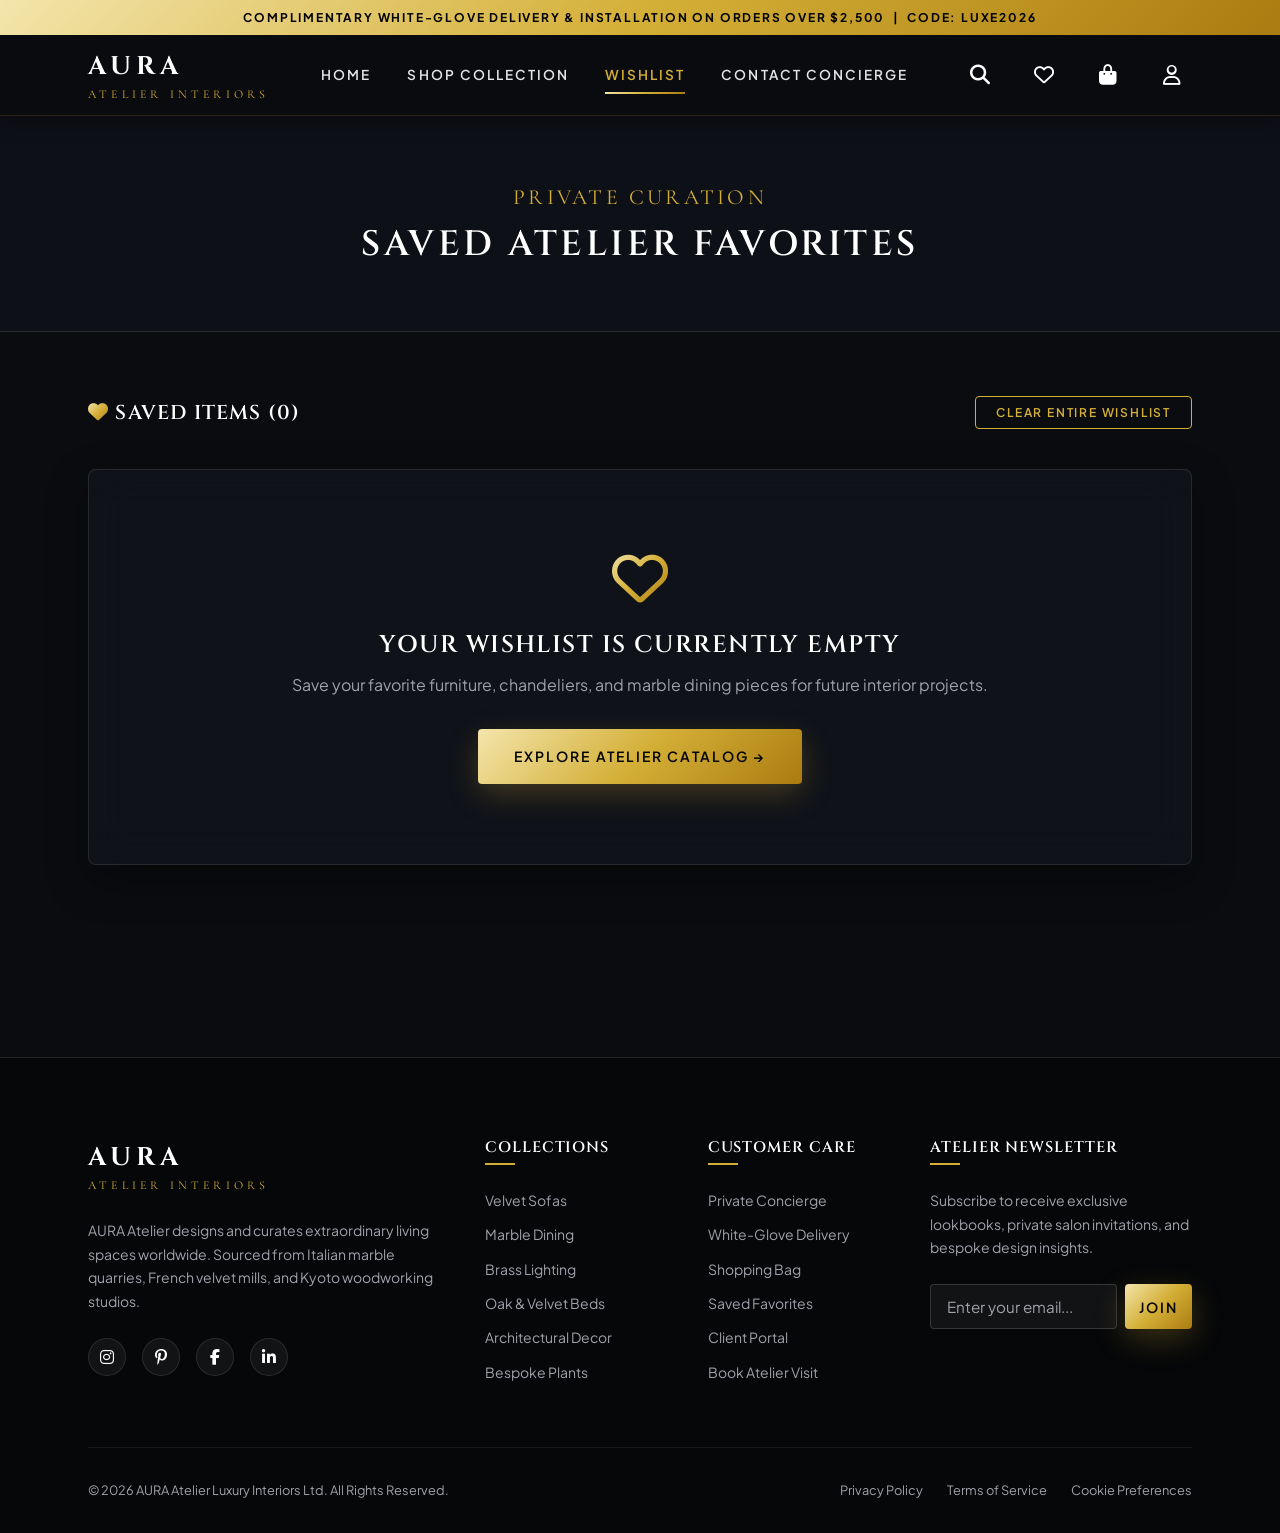
<file: wishlist.html>
<!DOCTYPE html>
<html lang="en">
<head>
  <meta charset="UTF-8">
  <meta name="viewport" content="width=device-width, initial-scale=1.0">
  <title>Your Wishlist | AURA Atelier</title>
  <meta name="description" content="View and manage your saved luxury interior design items at AURA Atelier.">

  <!-- CSS Stylesheets -->
  <link rel="stylesheet" href="css/main.css">
  <link rel="stylesheet" href="css/glassmorphism.css">
  <link rel="stylesheet" href="css/components.css">
  <link rel="stylesheet" href="css/responsive.css">
  <link rel="stylesheet" href="https://cdnjs.cloudflare.com/ajax/libs/font-awesome/6.4.0/css/all.min.css">
</head>
<body>

  <!-- Shared Header -->
  <header id="site-header"></header>

  <!-- Page Banner -->
  <section style="background: #0E1017; padding: 4rem 0; text-align: center; border-bottom: 1px solid var(--border-dark);">
    <div class="container">
      <span class="section-subtitle">PRIVATE CURATION</span>
      <h1 style="font-size: 2.2rem; color: #FFF; letter-spacing: 0.1em; margin-top: 0.5rem;">SAVED ATELIER FAVORITES</h1>
    </div>
  </section>

  <!-- Wishlist Workspace -->
  <section style="padding: 4rem 0 7rem 0;">
    <div class="container">
      <div style="display: flex; justify-content: space-between; align-items: center; margin-bottom: 2.5rem;">
        <h3 id="wishlist-count-heading" style="font-family: var(--font-heading); color: #FFF; font-size: 1.25rem;"><i class="fas fa-heart text-gold"></i> SAVED ITEMS</h3>
        <button id="clear-all-wishlist-btn" class="btn btn-outline-gold" style="padding: 0.5rem 1.25rem; font-size: 0.75rem;">Clear Entire Wishlist</button>
      </div>

      <div id="wishlist-grid" class="grid grid-cols-4" style="gap: 2rem;">
        <!-- Dynamic Wishlist Cards -->
      </div>
    </div>
  </section>

  <!-- Shared Footer -->
  <footer id="site-footer"></footer>

  <!-- Scripts -->
  <script type="module" src="js/store.js"></script>
  <script type="module" src="js/products-data.js"></script>
  <script type="module" src="js/main.js"></script>
  <script type="module">
    import { fetchProducts } from './js/products-data.js';
    import { Store } from './js/store.js';
    import { showToast, openQuickView } from './js/main.js';

    async function initWishlistPage() {
      const container = document.getElementById('wishlist-grid');
      const heading = document.getElementById('wishlist-count-heading');
      if (!container) return;

      const wishlistIds = Store.getWishlist();
      const allProducts = await fetchProducts();
      const savedProducts = allProducts.filter(p => wishlistIds.includes(p.id));

      if (heading) heading.innerHTML = `<i class="fas fa-heart text-gold"></i> SAVED ITEMS (${savedProducts.length})`;

      if (savedProducts.length === 0) {
        container.className = '';
        container.innerHTML = `
          <div class="glass-panel-dark" style="text-align: center; padding: 5rem 2rem; width: 100%;">
            <i class="far fa-heart text-gold" style="font-size: 3.5rem; margin-bottom: 1.5rem;"></i>
            <h2 style="color: #FFF; font-family: var(--font-heading); margin-bottom: 0.75rem;">Your Wishlist is Currently Empty</h2>
            <p style="color: var(--text-light-muted); margin-bottom: 2rem;">Save your favorite furniture, chandeliers, and marble dining pieces for future interior projects.</p>
            <a href="shop.html" class="btn btn-gold">Explore Atelier Catalog &rarr;</a>
          </div>
        `;
        return;
      }

      container.className = 'grid grid-cols-4';
      container.innerHTML = savedProducts.map(p => `
        <div class="product-card">
          <div class="product-image-wrap">
            <img src="${p.image}" alt="${p.name}" class="product-img product-img-main">
            <div class="card-floating-actions">
              <button class="floating-btn active" onclick="removeFromWishlist(event, ${p.id})" title="Remove from Wishlist">
                <i class="fas fa-trash-can"></i>
              </button>
              <button class="floating-btn" onclick="openQuickView(${p.id})" title="Quick View">
                <i class="fas fa-eye"></i>
              </button>
            </div>
          </div>
          <div class="product-info">
            <span class="product-category">${p.category}</span>
            <h3 class="product-title"><a href="product.html?id=${p.id}">${p.name}</a></h3>
            <div class="price-row">
              <span class="current-price">$${p.price.toLocaleString()}</span>
            </div>
            <button class="btn btn-gold add-cart-btn-card" onclick="moveToCart(event, ${p.id})">Move To Cart</button>
          </div>
        </div>
      `).join('');
    }

    window.removeFromWishlist = (e, id) => {
      e.preventDefault();
      Store.toggleWishlist(id);
      showToast('Removed from Wishlist');
      initWishlistPage();
    };

    window.moveToCart = (e, id) => {
      e.preventDefault();
      Store.addToCart(id, 1);
      Store.toggleWishlist(id);
      showToast('Item moved to your shopping bag!');
      initWishlistPage();
    };

    document.getElementById('clear-all-wishlist-btn').onclick = () => {
      Store.clearWishlist();
      showToast('Wishlist cleared');
      initWishlistPage();
    };

    document.addEventListener('DOMContentLoaded', initWishlistPage);
  </script>
</body>
</html>
</file>
<file: css/main.css>
/* ==========================================================================
   AURA ATELIER - LUXURY INTERIOR DESIGN E-COMMERCE
   Core Stylesheet & Design Tokens
   ========================================================================== */

@import url('https://fonts.googleapis.com/css2?family=Cinzel:wght@400;500;600;700;800;900&family=Cormorant+Garamond:ital,wght@0,300;0,400;0,600;0,700;1,400&family=Plus+Jakarta+Sans:wght@300;400;500;600;700&display=swap');

:root {
  /* Color System */
  --bg-dark: #0B0C10;
  --bg-dark-elevated: #12141D;
  --bg-dark-card: #181A26;
  --bg-light: #FAF9F6;
  --bg-light-pure: #FFFFFF;
  --bg-light-subtle: #F4F3EF;

  /* Gold & Metallic Accents */
  --gold-primary: #D4AF37;
  --gold-light: #E6C675;
  --gold-dark: #A38020;
  --gold-gradient: linear-gradient(135deg, #F3E5AB 0%, #D4AF37 50%, #AA7C11 100%);
  --gold-gradient-hover: linear-gradient(135deg, #FFF0BD 0%, #E5C158 50%, #C5961E 100%);
  --gold-glow: 0 0 20px rgba(212, 175, 55, 0.3);

  /* Neutrals & Text */
  --text-light-primary: #FFFFFF;
  --text-light-secondary: #E4E4E7;
  --text-light-muted: #A1A1AA;
  --text-dark-primary: #09090B;
  --text-dark-secondary: #27272A;
  --text-dark-muted: #71717A;

  /* Borders & Shadows */
  --border-dark: rgba(255, 255, 255, 0.12);
  --border-gold: rgba(212, 175, 55, 0.35);
  --border-light: rgba(0, 0, 0, 0.08);

  --shadow-sm: 0 4px 12px rgba(0, 0, 0, 0.15);
  --shadow-md: 0 8px 24px rgba(0, 0, 0, 0.25);
  --shadow-lg: 0 16px 40px rgba(0, 0, 0, 0.4);
  --shadow-gold: 0 10px 30px rgba(212, 175, 55, 0.25);

  /* Typography */
  --font-heading: 'Cinzel', serif;
  --font-serif-sub: 'Cormorant Garamond', serif;
  --font-body: 'Plus Jakarta Sans', sans-serif;

  /* Layout & Transitions */
  --header-height: 90px;
  --radius-sm: 4px;
  --radius-md: 8px;
  --radius-lg: 16px;
  --radius-xl: 24px;
  --transition-fast: 0.25s cubic-bezier(0.16, 1, 0.3, 1);
  --transition-normal: 0.4s cubic-bezier(0.16, 1, 0.3, 1);
  --transition-slow: 0.7s cubic-bezier(0.16, 1, 0.3, 1);
}

/* ==========================================================================
   Base & Universal Resets
   ========================================================================== */

*, *::before, *::after {
  box-sizing: border-box;
  margin: 0;
  padding: 0;
}

html {
  scroll-behavior: smooth;
  font-size: 16px;
  background-color: var(--bg-dark);
  color: var(--text-light-primary);
  font-family: var(--font-body);
  -webkit-font-smoothing: antialiased;
  -moz-osx-font-smoothing: grayscale;
}

body {
  overflow-x: hidden;
  line-height: 1.6;
}

/* Custom Scrollbar */
::-webkit-scrollbar {
  width: 8px;
}
::-webkit-scrollbar-track {
  background: var(--bg-dark);
}
::-webkit-scrollbar-thumb {
  background: rgba(212, 175, 55, 0.4);
  border-radius: 4px;
}
::-webkit-scrollbar-thumb:hover {
  background: var(--gold-primary);
}

a {
  color: inherit;
  text-decoration: none;
  transition: color var(--transition-fast);
}

img {
  max-width: 100%;
  height: auto;
  display: block;
  object-fit: cover;
}

button, input, select, textarea {
  font-family: inherit;
  font-size: inherit;
  outline: none;
  border: none;
  background: none;
}

button {
  cursor: pointer;
}

ul, ol {
  list-style: none;
}

/* ==========================================================================
   Typography Classes
   ========================================================================== */

h1, h2, h3, h4, h5, h6 {
  font-family: var(--font-heading);
  letter-spacing: 0.06em;
  text-transform: uppercase;
  font-weight: 600;
  line-height: 1.25;
}

.font-serif {
  font-family: var(--font-serif-sub);
  text-transform: none;
  font-style: italic;
}

.text-gold {
  color: var(--gold-primary);
  background: var(--gold-gradient);
  -webkit-background-clip: text;
  -webkit-text-fill-color: transparent;
}

.section-title-wrapper {
  text-align: center;
  margin-bottom: 3.5rem;
  position: relative;
}

.section-subtitle {
  font-family: var(--font-serif-sub);
  font-size: 1.35rem;
  color: var(--gold-primary);
  letter-spacing: 0.15em;
  margin-bottom: 0.5rem;
  display: block;
}

.section-title {
  font-size: 2.25rem;
  color: var(--text-light-primary);
  letter-spacing: 0.08em;
  position: relative;
  display: inline-block;
}

.section-title::after {
  content: '';
  display: block;
  width: 60px;
  height: 2px;
  background: var(--gold-gradient);
  margin: 1rem auto 0 auto;
}

/* ==========================================================================
   Layout Containers & Grid
   ========================================================================== */

.container {
  width: 90%;
  max-width: 1400px;
  margin: 0 auto;
  padding: 0 1.5rem;
}

.grid {
  display: grid;
  gap: 2rem;
}

.grid-cols-2 { grid-template-columns: repeat(2, 1fr); }
.grid-cols-3 { grid-template-columns: repeat(3, 1fr); }
.grid-cols-4 { grid-template-columns: repeat(4, 1fr); }

@media (max-width: 1024px) {
  .grid-cols-4 { grid-template-columns: repeat(2, 1fr); }
  .grid-cols-3 { grid-template-columns: repeat(2, 1fr); }
}

@media (max-width: 640px) {
  .grid-cols-4, .grid-cols-3, .grid-cols-2 { grid-template-columns: 1fr; }
}

/* ==========================================================================
   Luxury Buttons System
   ========================================================================== */

.btn {
  display: inline-flex;
  align-items: center;
  justify-content: center;
  gap: 0.75rem;
  padding: 1rem 2.25rem;
  font-family: var(--font-body);
  font-size: 0.875rem;
  font-weight: 600;
  letter-spacing: 0.15em;
  text-transform: uppercase;
  border-radius: var(--radius-sm);
  transition: all var(--transition-fast);
  position: relative;
  overflow: hidden;
  z-index: 1;
}

.btn-gold {
  background: var(--gold-gradient);
  color: #000;
  box-shadow: var(--shadow-gold);
}

.btn-gold:hover {
  background: var(--gold-gradient-hover);
  transform: translateY(-3px);
  box-shadow: 0 14px 35px rgba(212, 175, 55, 0.4);
}

.btn-outline-gold {
  border: 1px solid var(--gold-primary);
  color: var(--gold-primary);
  background: transparent;
}

.btn-outline-gold:hover {
  background: var(--gold-gradient);
  color: #000;
  box-shadow: var(--shadow-gold);
  transform: translateY(-3px);
}

.btn-glass {
  background: rgba(255, 255, 255, 0.08);
  backdrop-filter: blur(12px);
  border: 1px solid rgba(255, 255, 255, 0.2);
  color: #FFF;
}

.btn-glass:hover {
  background: rgba(255, 255, 255, 0.2);
  border-color: var(--gold-primary);
  color: var(--gold-primary);
}

.btn-icon {
  width: 46px;
  height: 46px;
  padding: 0;
  border-radius: 50%;
  display: inline-flex;
  align-items: center;
  justify-content: center;
}

/* Button Ripple effect */
.ripple {
  position: absolute;
  border-radius: 50%;
  transform: scale(0);
  animation: ripple-anim 0.6s linear;
  background-color: rgba(255, 255, 255, 0.4);
  pointer-events: none;
}

@keyframes ripple-anim {
  to {
    transform: scale(4);
    opacity: 0;
  }
}

/* ==========================================================================
   Animations
   ========================================================================== */

@keyframes fadeIn {
  from { opacity: 0; transform: translateY(20px); }
  to { opacity: 1; transform: translateY(0); }
}

@keyframes slideUp {
  from { transform: translateY(40px); opacity: 0; }
  to { transform: translateY(0); opacity: 1; }
}

@keyframes zoomIn {
  from { transform: scale(0.92); opacity: 0; }
  to { transform: scale(1); opacity: 1; }
}

@keyframes goldShimmer {
  0% { background-position: -200% 0; }
  100% { background-position: 200% 0; }
}

.animate-fade { animation: fadeIn 0.8s var(--transition-normal) forwards; }
.animate-slide { animation: slideUp 0.8s var(--transition-normal) forwards; }
.animate-zoom { animation: zoomIn 0.8s var(--transition-normal) forwards; }
</file>
<file: css/glassmorphism.css>
/* ==========================================================================
   AURA ATELIER - GLASSMORPHISM STYLESHEET
   ========================================================================== */

/* Dark Glass Panel */
.glass-panel-dark {
  background: rgba(18, 20, 29, 0.75);
  backdrop-filter: blur(20px);
  -webkit-backdrop-filter: blur(20px);
  border: 1px solid rgba(255, 255, 255, 0.1);
  box-shadow: 0 16px 40px rgba(0, 0, 0, 0.35);
  border-radius: var(--radius-md);
  position: relative;
  transition: border-color var(--transition-fast), transform var(--transition-fast);
}

.glass-panel-dark:hover {
  border-color: rgba(212, 175, 55, 0.4);
}

/* Light Glass Panel */
.glass-panel-light {
  background: rgba(255, 255, 255, 0.85);
  backdrop-filter: blur(20px);
  -webkit-backdrop-filter: blur(20px);
  border: 1px solid rgba(255, 255, 255, 0.5);
  box-shadow: 0 12px 32px rgba(0, 0, 0, 0.08);
  border-radius: var(--radius-md);
  color: var(--text-dark-primary);
}

/* Gold Accented Glass Card */
.glass-card-gold {
  background: linear-gradient(135deg, rgba(255, 255, 255, 0.06) 0%, rgba(212, 175, 55, 0.04) 100%);
  backdrop-filter: blur(16px);
  -webkit-backdrop-filter: blur(16px);
  border: 1px solid rgba(212, 175, 55, 0.25);
  box-shadow: 0 8px 32px rgba(0, 0, 0, 0.2);
  border-radius: var(--radius-md);
  transition: all var(--transition-fast);
}

.glass-card-gold:hover {
  border-color: var(--gold-primary);
  box-shadow: 0 12px 36px rgba(212, 175, 55, 0.25);
  transform: translateY(-4px);
}

/* Header Glass Bar */
.header-glass {
  background: rgba(11, 12, 16, 0.85);
  backdrop-filter: blur(20px);
  -webkit-backdrop-filter: blur(20px);
  border-bottom: 1px solid rgba(212, 175, 55, 0.15);
  box-shadow: 0 4px 20px rgba(0, 0, 0, 0.4);
}

/* Glass Modal Overlay */
.glass-modal-backdrop {
  position: fixed;
  top: 0;
  left: 0;
  width: 100vw;
  height: 100vh;
  background: rgba(5, 6, 8, 0.85);
  backdrop-filter: blur(12px);
  -webkit-backdrop-filter: blur(12px);
  z-index: 9999;
  display: flex;
  align-items: center;
  justify-content: center;
  opacity: 0;
  visibility: hidden;
  transition: all var(--transition-normal);
}

.glass-modal-backdrop.active {
  opacity: 1;
  visibility: visible;
}

.glass-modal-content {
  background: rgba(18, 20, 29, 0.92);
  backdrop-filter: blur(24px);
  -webkit-backdrop-filter: blur(24px);
  border: 1px solid var(--gold-primary);
  box-shadow: 0 24px 60px rgba(0, 0, 0, 0.7);
  border-radius: var(--radius-lg);
  max-width: 900px;
  width: 92%;
  max-height: 90vh;
  overflow-y: auto;
  transform: scale(0.9);
  transition: transform var(--transition-normal);
  padding: 2.5rem;
  position: relative;
}

.glass-modal-backdrop.active .glass-modal-content {
  transform: scale(1);
}

/* Glass Input Control */
.glass-input {
  width: 100%;
  padding: 0.9rem 1.25rem;
  background: rgba(255, 255, 255, 0.05);
  border: 1px solid rgba(255, 255, 255, 0.15);
  border-radius: var(--radius-sm);
  color: var(--text-light-primary);
  font-size: 0.95rem;
  transition: all var(--transition-fast);
}

.glass-input::placeholder {
  color: var(--text-light-muted);
}

.glass-input:focus {
  background: rgba(255, 255, 255, 0.09);
  border-color: var(--gold-primary);
  box-shadow: 0 0 12px rgba(212, 175, 55, 0.3);
}

/* Light Glass Input */
.glass-input-light {
  width: 100%;
  padding: 0.9rem 1.25rem;
  background: rgba(255, 255, 255, 0.7);
  border: 1px solid rgba(0, 0, 0, 0.12);
  border-radius: var(--radius-sm);
  color: var(--text-dark-primary);
  font-size: 0.95rem;
  transition: all var(--transition-fast);
}

.glass-input-light:focus {
  background: #FFF;
  border-color: var(--gold-primary);
  box-shadow: 0 0 10px rgba(212, 175, 55, 0.2);
}
</file>
<file: css/components.css>
/* ==========================================================================
   AURA ATELIER - UI COMPONENTS STYLESHEET
   ========================================================================== */

/* Top Announcement Bar */
.announcement-bar {
  background: var(--gold-gradient);
  color: #000;
  text-align: center;
  padding: 0.5rem 1rem;
  font-size: 0.75rem;
  font-weight: 700;
  letter-spacing: 0.15em;
  text-transform: uppercase;
}

/* Header & Navigation */
.header {
  position: sticky;
  top: 0;
  left: 0;
  width: 100%;
  z-index: 1000;
  transition: all var(--transition-fast);
}

.header-container {
  display: flex;
  align-items: center;
  justify-content: space-between;
  height: var(--header-height);
}

.logo {
  display: flex;
  flex-direction: column;
  align-items: flex-start;
}

.logo-main {
  font-family: var(--font-heading);
  font-size: 1.6rem;
  font-weight: 700;
  letter-spacing: 0.2em;
  color: var(--text-light-primary);
}

.logo-sub {
  font-family: var(--font-serif-sub);
  font-size: 0.75rem;
  letter-spacing: 0.35em;
  color: var(--gold-primary);
  text-transform: uppercase;
  margin-top: -3px;
}

.nav-links {
  display: flex;
  gap: 2.25rem;
}

.nav-link {
  font-size: 0.85rem;
  font-weight: 600;
  letter-spacing: 0.15em;
  text-transform: uppercase;
  color: var(--text-light-secondary);
  position: relative;
  padding: 0.5rem 0;
}

.nav-link::after {
  content: '';
  position: absolute;
  bottom: 0;
  left: 0;
  width: 0%;
  height: 2px;
  background: var(--gold-gradient);
  transition: width var(--transition-fast);
}

.nav-link:hover, .nav-link.active {
  color: var(--gold-primary);
}

.nav-link:hover::after, .nav-link.active::after {
  width: 100%;
}

.header-actions {
  display: flex;
  align-items: center;
  gap: 1.5rem;
}

.action-btn {
  background: transparent;
  color: var(--text-light-primary);
  font-size: 1.25rem;
  position: relative;
  cursor: pointer;
  transition: color var(--transition-fast), transform var(--transition-fast);
  display: flex;
  align-items: center;
  justify-content: center;
  width: 40px;
  height: 40px;
  border-radius: 50%;
}

.action-btn:hover {
  color: var(--gold-primary);
  background: rgba(255, 255, 255, 0.05);
  transform: translateY(-2px);
}

.badge {
  position: absolute;
  top: 2px;
  right: 2px;
  background: var(--gold-primary);
  color: #000;
  font-size: 0.65rem;
  font-weight: 800;
  width: 18px;
  height: 18px;
  border-radius: 50%;
  display: flex;
  align-items: center;
  justify-content: center;
  box-shadow: 0 0 8px rgba(212, 175, 55, 0.6);
}

/* Mobile Menu Button */
.mobile-toggle {
  display: none;
  font-size: 1.5rem;
  color: var(--text-light-primary);
  cursor: pointer;
}

/* ==========================================================================
   Product Card
   ========================================================================== */

.product-card {
  background: var(--bg-dark-elevated);
  border: 1px solid var(--border-dark);
  border-radius: var(--radius-md);
  overflow: hidden;
  transition: all var(--transition-normal);
  display: flex;
  flex-direction: column;
  position: relative;
}

.product-card:hover {
  border-color: var(--gold-primary);
  transform: translateY(-8px);
  box-shadow: 0 20px 40px rgba(0, 0, 0, 0.5), var(--gold-glow);
}

.product-image-wrap {
  position: relative;
  width: 100%;
  aspect-ratio: 4 / 3;
  overflow: hidden;
  background: #151722;
}

.product-img {
  width: 100%;
  height: 100%;
  object-fit: cover;
  transition: transform 0.8s cubic-bezier(0.16, 1, 0.3, 1), opacity 0.5s ease;
}

.product-img-hover {
  position: absolute;
  top: 0;
  left: 0;
  opacity: 0;
}

.product-card:hover .product-img-main {
  opacity: 0;
}

.product-card:hover .product-img-hover {
  opacity: 1;
  transform: scale(1.06);
}

/* Badges */
.card-badges {
  position: absolute;
  top: 1rem;
  left: 1rem;
  display: flex;
  flex-direction: column;
  gap: 0.5rem;
  z-index: 2;
}

.badge-tag {
  padding: 0.35rem 0.75rem;
  font-size: 0.65rem;
  font-weight: 700;
  letter-spacing: 0.12em;
  text-transform: uppercase;
  border-radius: 2px;
}

.badge-new { background: #FFFFFF; color: #000; }
.badge-discount { background: var(--gold-gradient); color: #000; }
.badge-sale { background: #E53E3E; color: #FFF; }

/* Quick Floating Action Buttons */
.card-floating-actions {
  position: absolute;
  top: 1rem;
  right: 1rem;
  display: flex;
  flex-direction: column;
  gap: 0.5rem;
  opacity: 0;
  transform: translateX(15px);
  transition: all var(--transition-fast);
  z-index: 3;
}

.product-card:hover .card-floating-actions {
  opacity: 1;
  transform: translateX(0);
}

.floating-btn {
  width: 38px;
  height: 38px;
  border-radius: 50%;
  background: rgba(18, 20, 29, 0.85);
  backdrop-filter: blur(10px);
  border: 1px solid rgba(255, 255, 255, 0.2);
  color: #FFF;
  display: flex;
  align-items: center;
  justify-content: center;
  font-size: 0.9rem;
  transition: all var(--transition-fast);
}

.floating-btn:hover {
  background: var(--gold-gradient);
  color: #000;
  border-color: var(--gold-primary);
}

.floating-btn.active {
  color: #E53E3E;
  background: #FFF;
}

.product-info {
  padding: 1.5rem;
  display: flex;
  flex-direction: column;
  flex-grow: 1;
}

.product-category {
  font-size: 0.725rem;
  color: var(--gold-primary);
  text-transform: uppercase;
  letter-spacing: 0.15em;
  margin-bottom: 0.35rem;
  font-weight: 600;
}

.product-title {
  font-family: var(--font-heading);
  font-size: 1.05rem;
  font-weight: 600;
  letter-spacing: 0.04em;
  color: var(--text-light-primary);
  margin-bottom: 0.5rem;
  line-height: 1.35;
  display: -webkit-box;
  -webkit-line-clamp: 2;
  -webkit-box-orient: vertical;
  overflow: hidden;
}

.product-title a:hover {
  color: var(--gold-primary);
}

.rating-row {
  display: flex;
  align-items: center;
  gap: 0.5rem;
  margin-bottom: 0.75rem;
}

.stars {
  color: var(--gold-primary);
  font-size: 0.8rem;
}

.review-count {
  font-size: 0.75rem;
  color: var(--text-light-muted);
}

.price-row {
  display: flex;
  align-items: baseline;
  gap: 0.75rem;
  margin-top: auto;
  padding-top: 0.75rem;
}

.current-price {
  font-size: 1.2rem;
  font-weight: 700;
  color: var(--gold-primary);
}

.original-price {
  font-size: 0.875rem;
  color: var(--text-light-muted);
  text-decoration: line-through;
}

.add-cart-btn-card {
  width: 100%;
  margin-top: 1rem;
  padding: 0.75rem;
  font-size: 0.75rem;
}

/* ==========================================================================
   Toast Notifications
   ========================================================================== */

#toast-container {
  position: fixed;
  bottom: 2rem;
  right: 2rem;
  z-index: 10000;
  display: flex;
  flex-direction: column;
  gap: 0.75rem;
  pointer-events: none;
}

.toast {
  pointer-events: auto;
  min-width: 320px;
  padding: 1rem 1.5rem;
  background: rgba(18, 20, 29, 0.95);
  backdrop-filter: blur(16px);
  border: 1px solid var(--gold-primary);
  border-radius: var(--radius-sm);
  color: #FFF;
  box-shadow: 0 10px 30px rgba(0, 0, 0, 0.6);
  display: flex;
  align-items: center;
  gap: 1rem;
  animation: slideInRight 0.4s var(--transition-fast) forwards;
}

.toast-icon {
  font-size: 1.25rem;
  color: var(--gold-primary);
}

.toast-body {
  font-size: 0.875rem;
  font-weight: 500;
}

@keyframes slideInRight {
  from { transform: translateX(100%); opacity: 0; }
  to { transform: translateX(0); opacity: 1; }
}

/* ==========================================================================
   Footer
   ========================================================================== */

.footer {
  background: #060709;
  border-top: 1px solid var(--border-dark);
  padding: 5rem 0 2rem 0;
  margin-top: 5rem;
}

.footer-grid {
  display: grid;
  grid-template-columns: 2fr 1fr 1fr 1.5fr;
  gap: 3rem;
  margin-bottom: 4rem;
}

@media (max-width: 992px) {
  .footer-grid { grid-template-columns: 1fr 1fr; }
}

@media (max-width: 576px) {
  .footer-grid { grid-template-columns: 1fr; }
}

.footer-col h4 {
  font-size: 0.95rem;
  color: var(--text-light-primary);
  margin-bottom: 1.5rem;
  position: relative;
  padding-bottom: 0.5rem;
}

.footer-col h4::after {
  content: '';
  position: absolute;
  bottom: 0;
  left: 0;
  width: 30px;
  height: 2px;
  background: var(--gold-primary);
}

.footer-col p {
  color: var(--text-light-muted);
  font-size: 0.875rem;
  line-height: 1.7;
  margin-bottom: 1.5rem;
}

.footer-links {
  display: flex;
  flex-direction: column;
  gap: 0.75rem;
}

.footer-links a {
  color: var(--text-light-muted);
  font-size: 0.875rem;
  transition: color var(--transition-fast);
}

.footer-links a:hover {
  color: var(--gold-primary);
  padding-left: 5px;
}

.social-icons {
  display: flex;
  gap: 1rem;
}

.social-icon {
  width: 38px;
  height: 38px;
  border-radius: 50%;
  background: rgba(255, 255, 255, 0.05);
  border: 1px solid rgba(255, 255, 255, 0.1);
  color: var(--text-light-primary);
  display: flex;
  align-items: center;
  justify-content: center;
  transition: all var(--transition-fast);
}

.social-icon:hover {
  background: var(--gold-gradient);
  color: #000;
  border-color: var(--gold-primary);
}

.footer-bottom {
  border-top: 1px solid rgba(255, 255, 255, 0.08);
  padding-top: 2rem;
  display: flex;
  align-items: center;
  justify-content: space-between;
  color: var(--text-light-muted);
  font-size: 0.8rem;
}

@media (max-width: 768px) {
  .footer-bottom {
    flex-direction: column;
    gap: 1rem;
    text-align: center;
  }
}
</file>
<file: css/responsive.css>
/* ==========================================================================
   AURA ATELIER - RESPONSIVE STYLESHEET
   Breakpoints:
   • Large Desktop: > 1280px  (default)
   • Desktop: ≤ 1280px
   • Tablet:  ≤ 1024px
   • Mobile L: ≤ 768px
   • Mobile:  ≤ 576px
   • Mobile S: ≤ 400px
   ========================================================================== */

/* ============================
   GLOBAL RESPONSIVE HELPERS
   ============================ */

/* Fluid font sizes using clamp */
:root {
  --header-height: 80px;
}

/* Make images fluid by default */
img {
  max-width: 100%;
  height: auto;
}

/* Full-width helper for mobile CTAs */
.btn-full-mobile { width: auto; }

/* Hide on mobile */
.hide-mobile { display: block; }
.hide-desktop { display: none; }

/* ============================
   HEADER & NAVIGATION
   ============================ */

/* Desktop: show nav, hide toggle */
#main-nav {
  display: flex !important;
}

.mobile-toggle {
  display: none !important;
}

@media (max-width: 1024px) {
  :root {
    --header-height: 72px;
  }

  .nav-links {
    gap: 1.5rem;
  }

  .header-actions {
    gap: 1rem;
  }

  .logo-main {
    font-size: 1.35rem;
  }
}

@media (max-width: 768px) {
  :root {
    --header-height: 65px;
  }

  /* Hide desktop nav, show hamburger */
  #main-nav {
    display: none !important;
  }

  .mobile-toggle {
    display: flex !important;
    align-items: center;
    justify-content: center;
  }

  /* Mobile nav drawer overlay */
  #main-nav.mobile-open {
    display: flex !important;
    flex-direction: column;
    position: fixed;
    top: 0;
    left: 0;
    width: 280px;
    height: 100vh;
    background: rgba(11, 12, 16, 0.98);
    backdrop-filter: blur(20px);
    -webkit-backdrop-filter: blur(20px);
    border-right: 1px solid var(--border-gold);
    padding: 5rem 2rem 2rem 2rem;
    z-index: 9998;
    gap: 0.5rem;
    overflow-y: auto;
    animation: slideInLeft 0.3s ease forwards;
  }

  #main-nav.mobile-open .nav-link {
    font-size: 1rem;
    padding: 0.9rem 0;
    border-bottom: 1px solid rgba(255,255,255,0.06);
    width: 100%;
  }

  /* Overlay backdrop for mobile nav */
  #nav-backdrop {
    position: fixed;
    inset: 0;
    background: rgba(0,0,0,0.6);
    z-index: 9997;
    display: none;
  }

  #nav-backdrop.active {
    display: block;
  }

  @keyframes slideInLeft {
    from { transform: translateX(-100%); }
    to { transform: translateX(0); }
  }

  .header-actions {
    gap: 0.75rem;
  }

  .action-btn {
    width: 36px;
    height: 36px;
    font-size: 1.1rem;
  }

  /* Announcement bar - shorter on mobile */
  .announcement-bar {
    font-size: 0.65rem;
    letter-spacing: 0.05em;
    padding: 0.4rem 0.75rem;
    white-space: nowrap;
    overflow: hidden;
    text-overflow: ellipsis;
  }

  .logo-main { font-size: 1.25rem; }
  .logo-sub { font-size: 0.6rem; letter-spacing: 0.2em; }

  .hide-mobile { display: none; }
  .hide-desktop { display: block; }
  .btn-full-mobile { width: 100%; }
}

@media (max-width: 400px) {
  .action-btn { width: 32px; height: 32px; font-size: 1rem; }
  .logo-sub { display: none; }
}

/* ============================
   SECTION TITLES
   ============================ */

@media (max-width: 768px) {
  .section-title {
    font-size: 1.6rem;
    letter-spacing: 0.06em;
  }

  .section-subtitle {
    font-size: 1.05rem;
    letter-spacing: 0.1em;
  }

  .section-title-wrapper {
    margin-bottom: 2.5rem;
  }
}

@media (max-width: 576px) {
  .section-title { font-size: 1.35rem; }
  .section-subtitle { font-size: 0.9rem; }
}

/* ============================
   CONTAINER & GRID
   ============================ */

@media (max-width: 768px) {
  .container {
    width: 95%;
    padding: 0 1rem;
  }
}

@media (max-width: 576px) {
  .container {
    width: 100%;
    padding: 0 0.85rem;
  }

  .grid { gap: 1.25rem; }
}

/* ============================
   BUTTONS
   ============================ */

@media (max-width: 576px) {
  .btn {
    padding: 0.8rem 1.5rem;
    font-size: 0.8rem;
    letter-spacing: 0.1em;
  }

  .toast {
    min-width: auto;
    right: 0.75rem;
    left: 0.75rem;
    width: calc(100vw - 1.5rem);
  }

  #toast-container {
    right: 0;
    left: 0;
    bottom: 1rem;
    padding: 0 0.75rem;
  }
}

/* ============================
   PRODUCT CARDS
   ============================ */

/* Always show floating action buttons on touch devices */
@media (hover: none) {
  .card-floating-actions {
    opacity: 1 !important;
    transform: translateX(0) !important;
  }
}

@media (max-width: 576px) {
  .product-info {
    padding: 1rem;
  }

  .product-title {
    font-size: 0.95rem;
  }

  .current-price {
    font-size: 1.05rem;
  }

  .add-cart-btn-card {
    padding: 0.65rem;
    font-size: 0.7rem;
  }
}

/* ============================
   GLASS MODAL
   ============================ */

@media (max-width: 768px) {
  .glass-modal-content {
    width: 95%;
    padding: 1.5rem;
    max-height: 92vh;
    border-radius: var(--radius-md);
  }
}

/* ============================
   HOME PAGE - HERO
   ============================ */

@media (max-width: 768px) {
  .hero-section {
    min-height: 75vh !important;
  }

  .hero-section .glass-panel-dark {
    padding: 2rem 1.5rem !important;
    max-width: 100% !important;
  }

  .hero-section h1 {
    font-size: 2rem !important;
    line-height: 1.2 !important;
  }

  .hero-section .btn-row {
    flex-direction: column;
    gap: 0.75rem !important;
  }

  .hero-section .btn {
    width: 100%;
    justify-content: center;
  }
}

@media (max-width: 576px) {
  .hero-section {
    min-height: 85vh !important;
    align-items: flex-start !important;
    padding-top: 2rem;
  }

  .hero-section h1 {
    font-size: 1.65rem !important;
  }

  .hero-section .section-subtitle {
    font-size: 0.8rem !important;
  }
}

/* ============================
   HOME PAGE - VALUE PILLARS
   ============================ */

@media (max-width: 768px) {
  .value-pillars-grid {
    grid-template-columns: repeat(2, 1fr) !important;
    gap: 1rem !important;
  }
}

@media (max-width: 480px) {
  .value-pillars-grid {
    grid-template-columns: 1fr !important;
  }
}

/* ============================
   HOME PAGE - CATEGORIES
   ============================ */

@media (max-width: 768px) {
  .category-tile {
    height: 220px !important;
  }

  .category-tile h3 {
    font-size: 1.15rem !important;
  }
}

@media (max-width: 576px) {
  .category-tile {
    height: 200px !important;
  }
}

/* ============================
   HOME PAGE - OFFER BANNER
   ============================ */

@media (max-width: 1024px) {
  .offer-banner-grid {
    grid-template-columns: 1fr !important;
    gap: 2rem !important;
  }

  .offer-banner-grid img {
    max-height: 350px;
    width: 100%;
    object-fit: cover;
  }
}

@media (max-width: 576px) {
  #countdown-timer {
    gap: 0.75rem !important;
    flex-wrap: wrap;
  }

  #countdown-timer > div {
    min-width: 62px !important;
    padding: 0.75rem 0.5rem !important;
  }

  #countdown-timer span[id] {
    font-size: 1.4rem !important;
  }
}

/* ============================
   HOME - INSPIRATIONS
   ============================ */

@media (max-width: 768px) {
  .inspirations-grid {
    grid-template-columns: 1fr !important;
  }
}

/* ============================
   SHOP PAGE - SIDEBAR + GRID
   ============================ */

@media (max-width: 1024px) {
  .shop-layout {
    grid-template-columns: 240px 1fr !important;
  }
}

@media (max-width: 768px) {
  .shop-layout {
    grid-template-columns: 1fr !important;
  }

  /* Collapsible sidebar on mobile */
  .shop-sidebar {
    position: fixed;
    top: 0;
    left: -100%;
    width: 300px;
    height: 100vh;
    z-index: 9990;
    overflow-y: auto;
    transition: left 0.35s ease;
    border-radius: 0;
    border-right: 1px solid var(--border-gold);
    padding: 5rem 1.5rem 2rem 1.5rem !important;
  }

  .shop-sidebar.sidebar-open {
    left: 0;
  }

  .shop-controls-bar {
    flex-wrap: wrap !important;
    gap: 0.75rem !important;
    padding: 1rem !important;
  }

  .shop-controls-bar .sort-group {
    flex-wrap: wrap;
    gap: 0.5rem;
    width: 100%;
  }

  /* Filter toggle button shown on mobile */
  .filter-toggle-btn {
    display: flex !important;
  }

  /* View switchers row on mobile */
  .view-switcher-group {
    display: none;
  }
}

/* Filter toggle button — hidden on desktop */
.filter-toggle-btn {
  display: none;
  align-items: center;
  gap: 0.5rem;
}

@media (max-width: 576px) {
  .shop-controls-bar {
    padding: 0.75rem !important;
  }

  #shop-results-count {
    font-size: 0.8rem !important;
  }
}

/* ============================
   SHOP PAGINATION
   ============================ */

@media (max-width: 576px) {
  #shop-pagination {
    gap: 0.4rem !important;
    flex-wrap: wrap;
    justify-content: center;
  }

  #shop-pagination .btn {
    min-width: 36px !important;
    height: 36px !important;
    padding: 0 !important;
    font-size: 0.8rem !important;
  }
}

/* ============================
   PRODUCT DETAIL PAGE
   ============================ */

@media (max-width: 1024px) {
  .product-detail-grid {
    grid-template-columns: 1fr !important;
    gap: 2rem !important;
  }

  #pd-main-img {
    height: 380px !important;
  }
}

@media (max-width: 768px) {
  #pd-main-img {
    height: 300px !important;
    cursor: default !important;
  }

  /* Disable lens zoom on touch devices */
  #pd-img-container:hover #pd-main-img {
    transform: none !important;
  }

  .pd-actions-row {
    flex-direction: column !important;
    gap: 0.75rem !important;
  }

  .pd-tab-btn {
    padding: 0.6rem 0.9rem !important;
    font-size: 0.75rem !important;
  }

  .pd-tabs-row {
    flex-wrap: wrap;
    gap: 0.5rem !important;
  }
}

@media (max-width: 576px) {
  #pd-title {
    font-size: 1.65rem !important;
  }

  #pd-thumbs-container {
    gap: 0.5rem !important;
  }

  #pd-thumbs-container > div {
    width: 58px !important;
    height: 58px !important;
  }

  .bundle-items-row {
    flex-direction: column !important;
    align-items: flex-start !important;
  }

  .bundle-total-row {
    flex-direction: column !important;
    gap: 1rem !important;
    align-items: flex-start !important;
  }

  .bundle-total-row .btn {
    width: 100%;
  }

  .product-values-row {
    grid-template-columns: 1fr !important;
    gap: 0.5rem !important;
  }
}

/* ============================
   CART PAGE
   ============================ */

@media (max-width: 1024px) {
  .cart-workspace-grid {
    grid-template-columns: 1fr !important;
  }

  .cart-summary-card {
    position: static !important;
  }
}

@media (max-width: 768px) {
  .cart-item-row {
    flex-direction: column !important;
    align-items: flex-start !important;
    gap: 1rem !important;
    position: relative;
  }

  .cart-item-row img {
    width: 100% !important;
    height: 200px !important;
    border-radius: 6px;
  }

  .cart-item-remove {
    position: absolute;
    top: 0;
    right: 0;
  }

  .cart-coupon-shipping {
    grid-template-columns: 1fr !important;
  }
}

@media (max-width: 576px) {
  .cart-qty-controls {
    width: 100%;
    justify-content: center;
  }
}

/* ============================
   CHECKOUT PAGE
   ============================ */

@media (max-width: 1024px) {
  .checkout-grid {
    grid-template-columns: 1fr !important;
    gap: 2rem !important;
  }

  .checkout-summary-col {
    position: static !important;
  }
}

@media (max-width: 768px) {
  .checkout-step-bar {
    flex-direction: column !important;
    align-items: flex-start !important;
    gap: 0.75rem !important;
  }

  .checkout-step-divider {
    display: none;
  }

  .checkout-address-grid-2 {
    grid-template-columns: 1fr !important;
  }

  .checkout-address-grid-3 {
    grid-template-columns: 1fr !important;
  }

  .payment-tabs-row {
    flex-wrap: wrap !important;
    gap: 0.5rem !important;
  }

  .payment-tab-btn {
    flex: 1 1 auto !important;
    font-size: 0.72rem !important;
    padding: 0.6rem 0.75rem !important;
  }
}

@media (max-width: 576px) {
  /* Virtual card responsive */
  .virtual-card {
    padding: 1.5rem !important;
  }

  .virtual-card-number {
    font-size: 1.1rem !important;
    letter-spacing: 0.12em !important;
  }

  .card-exp-row {
    grid-template-columns: 1fr !important;
  }
}

/* ============================
   WISHLIST PAGE
   ============================ */

@media (max-width: 1024px) {
  #wishlist-grid {
    grid-template-columns: repeat(2, 1fr) !important;
  }
}

@media (max-width: 576px) {
  #wishlist-grid {
    grid-template-columns: 1fr !important;
  }
}

/* ============================
   LOGIN PAGE
   ============================ */

@media (max-width: 768px) {
  .login-glass-card {
    padding: 2rem 1.5rem !important;
  }

  .login-social-row {
    flex-direction: column !important;
    gap: 0.5rem;
  }

  .login-social-row .btn {
    width: 100%;
  }
}

/* ============================
   CONTACT PAGE
   ============================ */

@media (max-width: 1024px) {
  .contact-layout-grid {
    grid-template-columns: 1fr !important;
    gap: 3rem !important;
  }
}

@media (max-width: 768px) {
  .contact-form-inner {
    padding: 2rem 1.25rem !important;
  }

  .contact-form-grid-2 {
    grid-template-columns: 1fr !important;
  }

  .showroom-grid {
    grid-template-columns: 1fr !important;
  }

  .contact-map-frame {
    height: 240px !important;
  }
}

/* ============================
   QUICK VIEW MODAL
   ============================ */

@media (max-width: 768px) {
  #quick-view-modal .glass-modal-content {
    padding: 1.25rem !important;
  }

  #quick-view-modal .grid-cols-2 {
    grid-template-columns: 1fr !important;
  }

  #quick-view-modal .grid-cols-2 > div:first-child {
    max-height: 240px;
    overflow: hidden;
    border-radius: 6px;
  }
}

/* ============================
   FEATURED / POPULAR GRIDS (Home)
   ============================ */

@media (max-width: 1024px) {
  #featured-products-container,
  #popular-products-container {
    grid-template-columns: repeat(2, 1fr) !important;
  }
}

@media (max-width: 576px) {
  #featured-products-container,
  #popular-products-container {
    grid-template-columns: 1fr 1fr !important;
    gap: 1rem !important;
  }
}

@media (max-width: 400px) {
  #featured-products-container,
  #popular-products-container {
    grid-template-columns: 1fr !important;
  }
}

/* ============================
   SHOP GRID RESPONSIVE OVERRIDE
   ============================ */

@media (max-width: 576px) {
  #shop-products-grid.grid-cols-3,
  #shop-products-grid.grid-cols-4 {
    grid-template-columns: repeat(2, 1fr) !important;
    gap: 1rem !important;
  }
}

@media (max-width: 400px) {
  #shop-products-grid.grid-cols-3,
  #shop-products-grid.grid-cols-4 {
    grid-template-columns: 1fr !important;
  }
}

/* ============================
   RELATED PRODUCTS (Product Page)
   ============================ */

@media (max-width: 768px) {
  #pd-related-grid {
    grid-template-columns: repeat(2, 1fr) !important;
    gap: 1rem !important;
  }
}

@media (max-width: 400px) {
  #pd-related-grid {
    grid-template-columns: 1fr !important;
  }
}

/* ============================
   SEARCH MODAL
   ============================ */

@media (max-width: 576px) {
  #search-modal .glass-modal-content {
    padding: 1.25rem !important;
    width: 98%;
  }

  #search-input {
    font-size: 0.95rem !important;
  }
}

/* ============================
   UTILITY: Touch device tweaks
   ============================ */

@media (hover: none) {
  /* Disable translate hover animations to prevent stuck states on touch */
  .btn:hover {
    transform: none;
  }

  .product-card:hover {
    transform: none;
  }

  /* Keep gold border on touch tap instead of lift */
  .product-card:active {
    border-color: var(--gold-primary);
  }
}

/* ============================
   PRINT STYLES
   ============================ */

@media print {
  .header, .footer, #toast-container, .glass-modal-backdrop { display: none !important; }
  body { background: white; color: black; }
}
</file>
